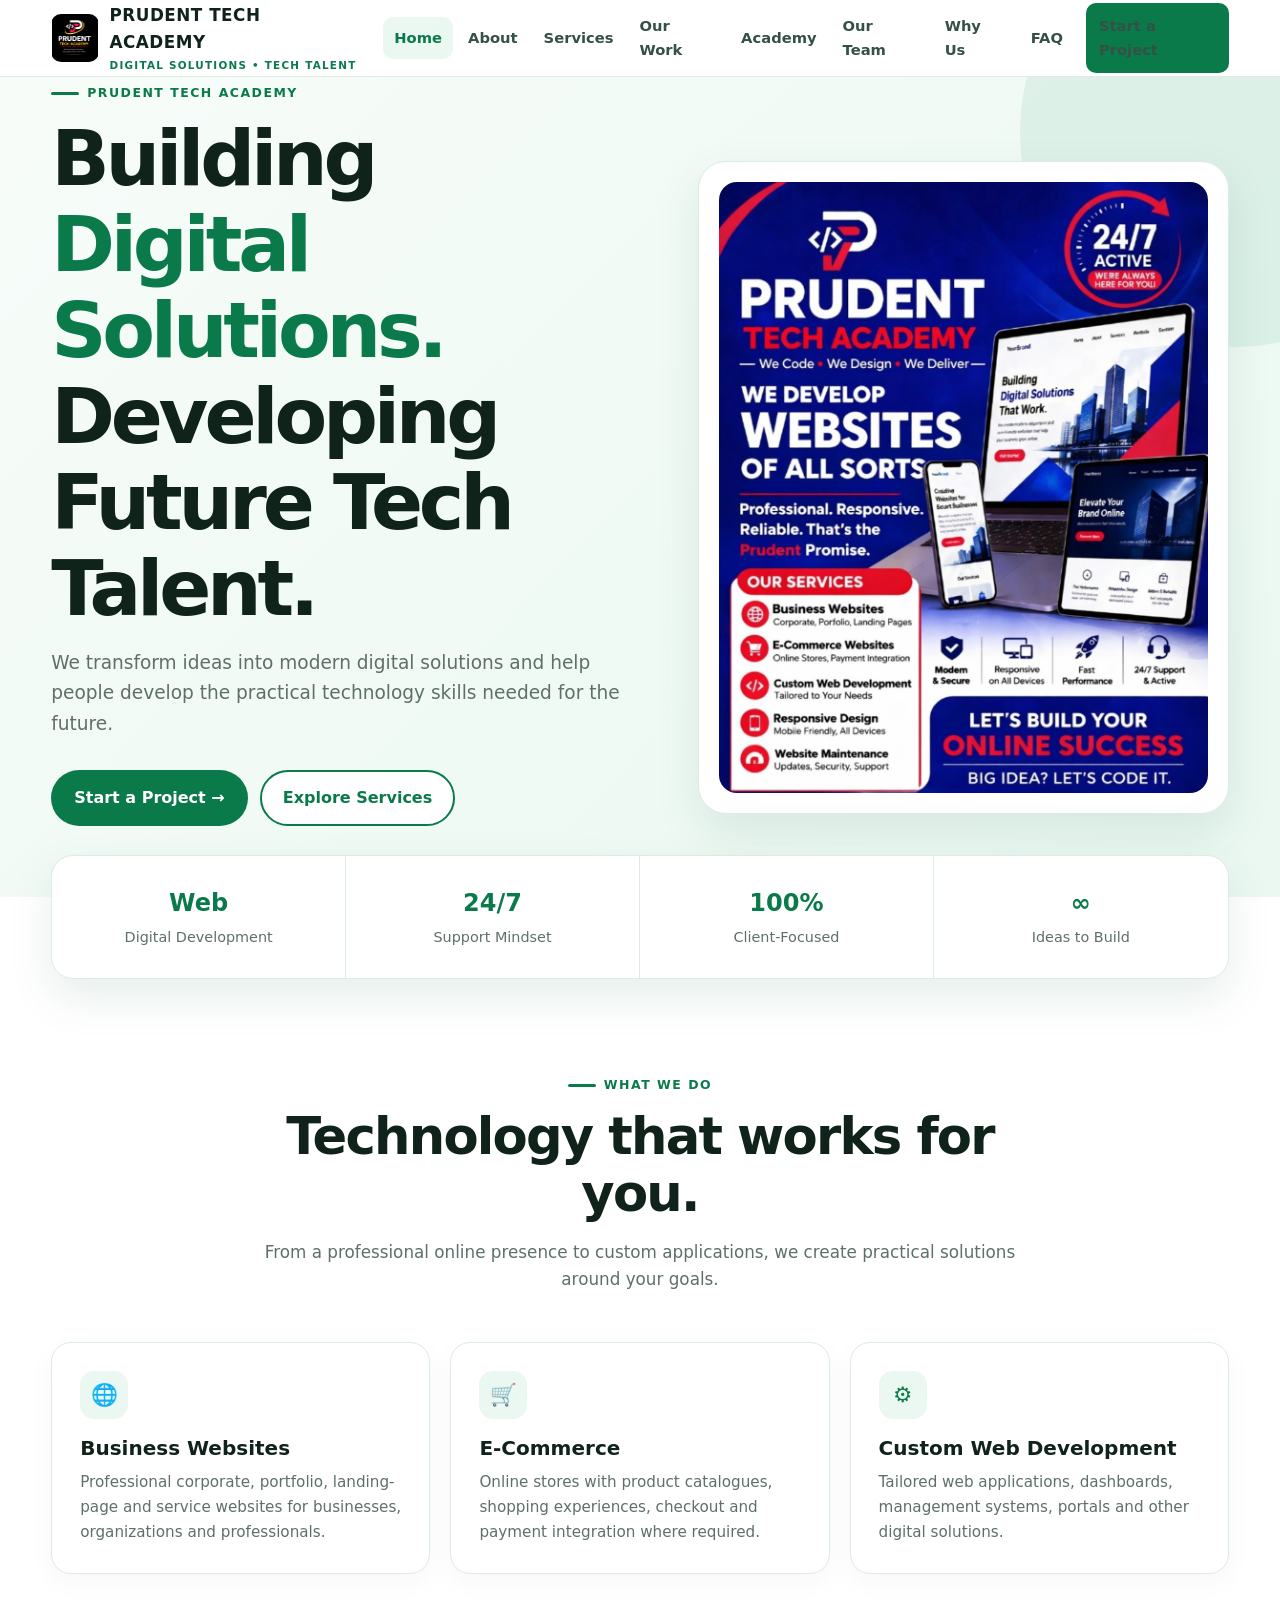
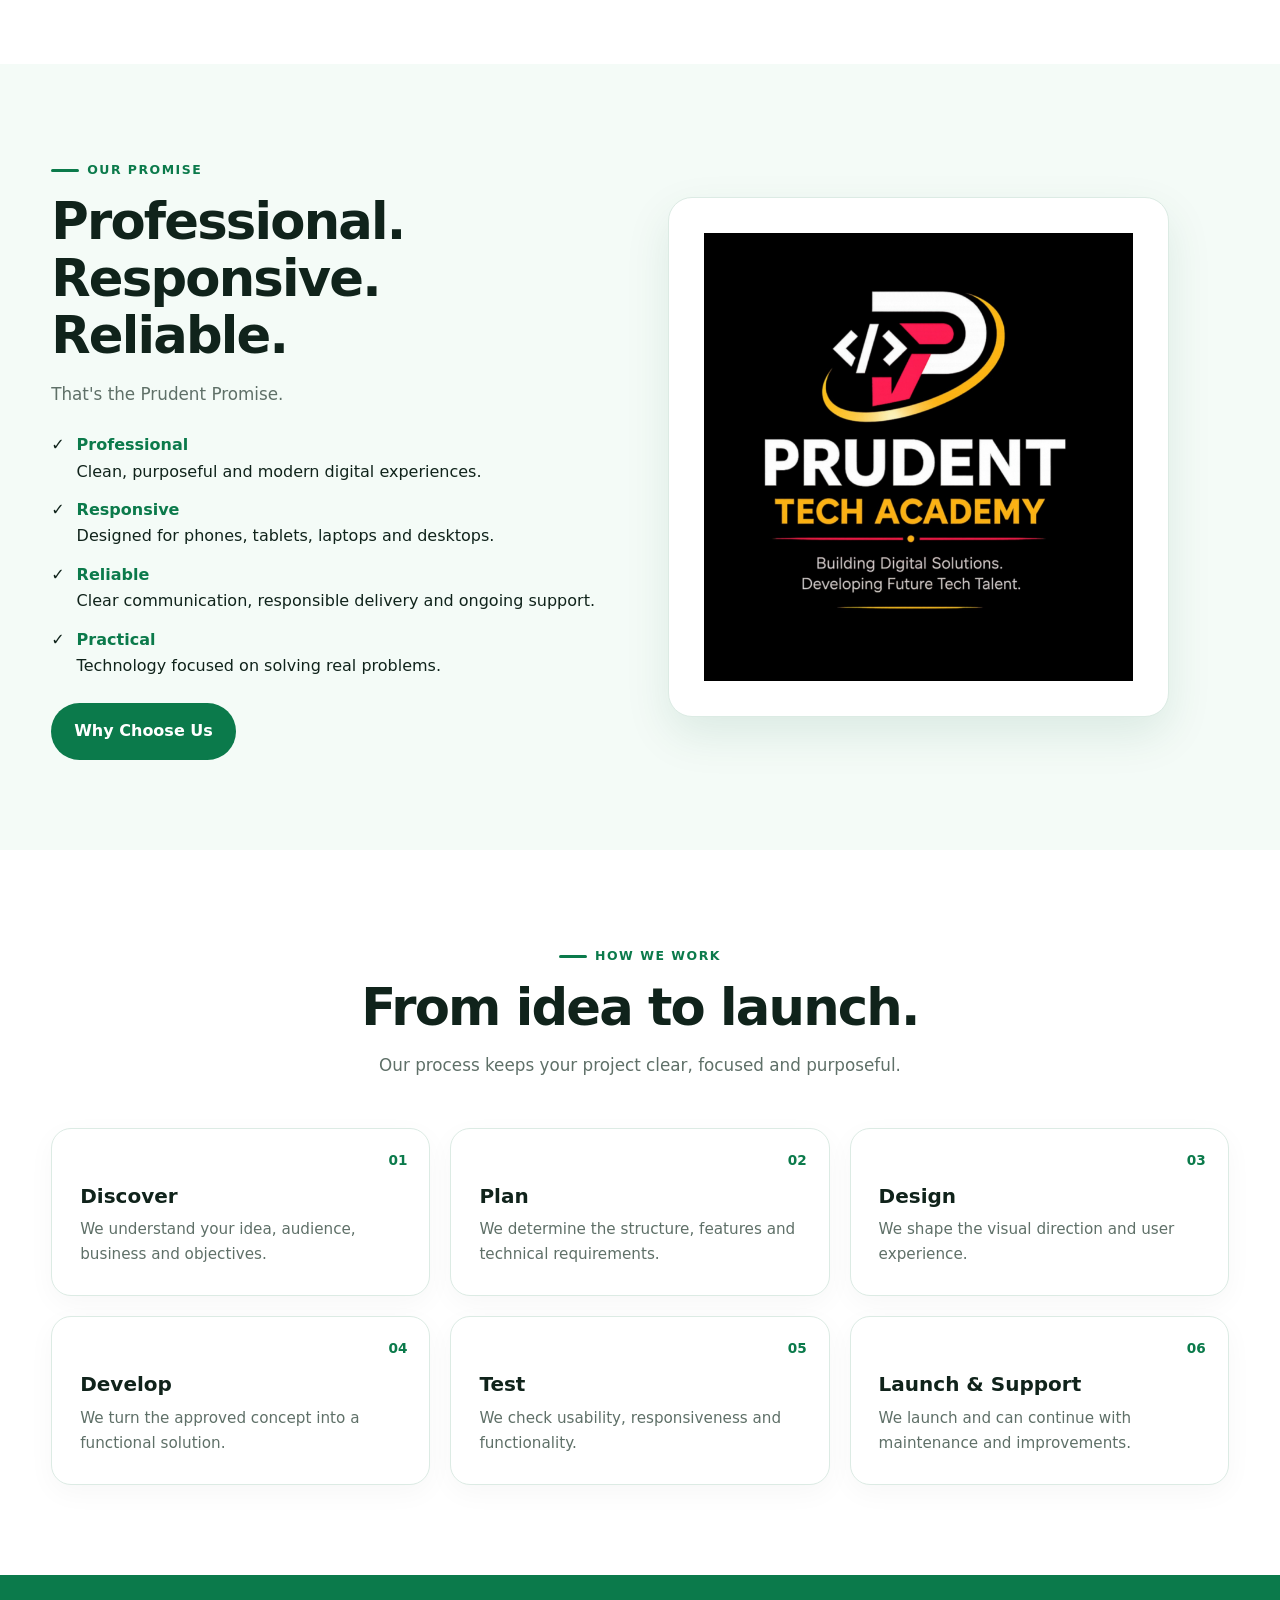
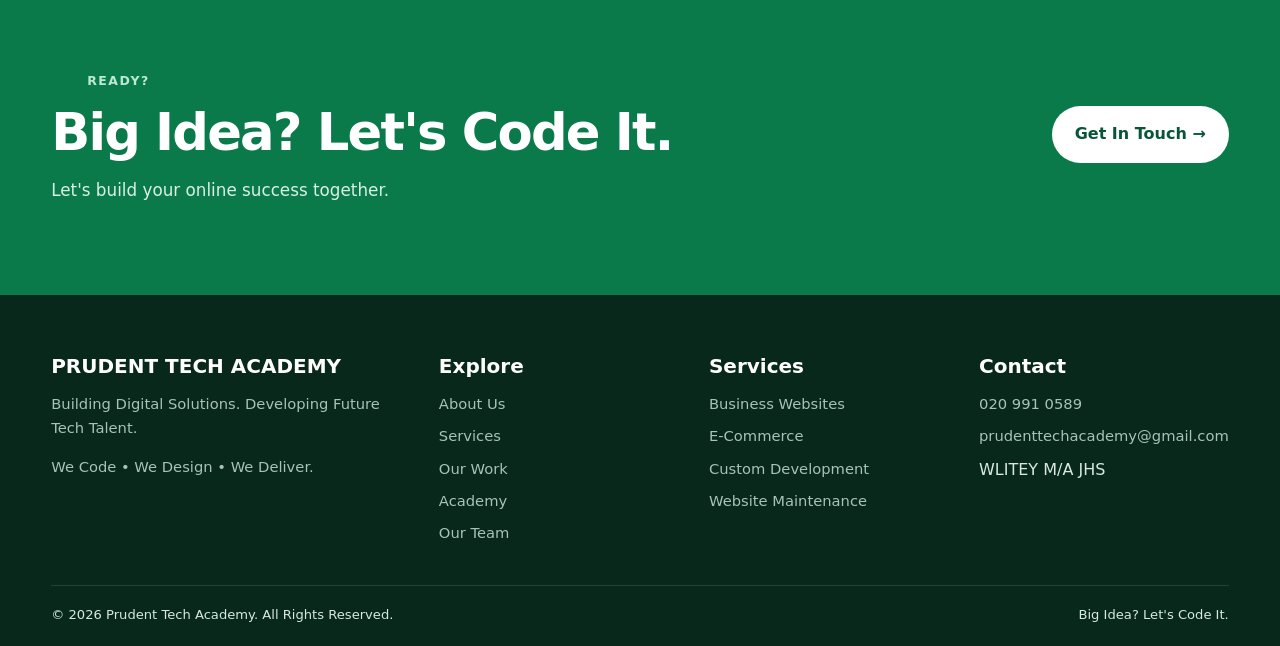
<file: index.html>
<!doctype html>
<html lang="en">
<head>
<meta charset="utf-8"><meta name="viewport" content="width=device-width,initial-scale=1">
<title>Home | Prudent Tech Academy</title>
<meta name="description" content="Prudent Tech Academy builds digital solutions and develops future technology talent.">
<link rel="stylesheet" href="style.css">
</head>
<body data-page="home">

<header>
 <div class="container nav">
  <a class="brand" href="index.html">
   <img src="assets/logo.png" alt="Prudent Tech Academy logo">
   <div class="brand-text"><span class="brand-name">PRUDENT TECH ACADEMY</span><span class="brand-tag">DIGITAL SOLUTIONS • TECH TALENT</span></div>
  </a>
  <button class="menu-btn" aria-label="Open navigation">☰</button>
  <nav class="nav-links">
   <a data-page="home" href="index.html">Home</a>
   <a data-page="about" href="about.html">About</a>
   <a data-page="services" href="services.html">Services</a>
   <a data-page="work" href="work.html">Our Work</a>
   <a data-page="academy" href="academy.html">Academy</a>
   <a data-page="team" href="team.html">Our Team</a>
   <a data-page="why" href="why-us.html">Why Us</a>
   <a data-page="faq" href="faq.html">FAQ</a>
   <a data-page="contact" class="btn btn-primary nav-cta" href="contact.html">Start a Project</a>
  </nav>
 </div>
</header>


<main>
<section class="hero">
 <div class="container hero-grid">
  <div class="hero-copy reveal">
   <div class="eyebrow">Prudent Tech Academy</div>
   <h1>Building <span>Digital Solutions.</span><br>Developing Future Tech Talent.</h1>
   <p class="lead">We transform ideas into modern digital solutions and help people develop the practical technology skills needed for the future.</p>
   <div class="hero-actions"><a class="btn btn-primary" href="contact.html">Start a Project →</a><a class="btn btn-outline" href="services.html">Explore Services</a></div>
   <div class="hero-points"><span>✓ Modern</span><span>✓ Responsive</span><span>✓ Reliable</span><span>✓ Support</span></div>
  </div>
  <div class="hero-card reveal"><img src="assets/flyer.jpg" alt="Prudent Tech Academy services flyer"></div>
 </div>
</section>
<section class="stats"><div class="container stats-grid">
 <div class="stat"><strong>Web</strong><span>Digital Development</span></div><div class="stat"><strong>24/7</strong><span>Support Mindset</span></div><div class="stat"><strong>100%</strong><span>Client-Focused</span></div><div class="stat"><strong>∞</strong><span>Ideas to Build</span></div>
</div></section>
<section class="section">
 <div class="container"><div class="section-head reveal"><div class="eyebrow">What We Do</div><h2>Technology that works for you.</h2><p>From a professional online presence to custom applications, we create practical solutions around your goals.</p></div>
 <div class="cards">
  <article class="card reveal"><div class="icon">🌐</div><h3>Business Websites</h3><p>Professional corporate, portfolio, landing-page and service websites for businesses, organizations and professionals.</p></article>
  <article class="card reveal"><div class="icon">🛒</div><h3>E-Commerce</h3><p>Online stores with product catalogues, shopping experiences, checkout and payment integration where required.</p></article>
  <article class="card reveal"><div class="icon">⚙️</div><h3>Custom Web Development</h3><p>Tailored web applications, dashboards, management systems, portals and other digital solutions.</p></article>
 </div></div>
</section>
<section class="section feature">
 <div class="container split">
  <div class="reveal"><div class="eyebrow">Our Promise</div><h2>Professional. Responsive. Reliable.</h2><p class="lead">That's the Prudent Promise.</p>
   <div class="checks"><div class="check">✓ <div><b>Professional</b><br>Clean, purposeful and modern digital experiences.</div></div><div class="check">✓ <div><b>Responsive</b><br>Designed for phones, tablets, laptops and desktops.</div></div><div class="check">✓ <div><b>Reliable</b><br>Clear communication, responsible delivery and ongoing support.</div></div><div class="check">✓ <div><b>Practical</b><br>Technology focused on solving real problems.</div></div></div>
   <a class="btn btn-primary" href="why-us.html">Why Choose Us</a>
  </div>
  <img class="reveal" src="assets/logo.png" alt="Prudent Tech Academy logo" style="max-height:520px;object-fit:contain;background:#fff;padding:35px">
 </div>
</section>
<section class="section">
 <div class="container"><div class="section-head reveal"><div class="eyebrow">How We Work</div><h2>From idea to launch.</h2><p>Our process keeps your project clear, focused and purposeful.</p></div>
 <div class="cards process"><article class="card reveal"><h3>Discover</h3><p>We understand your idea, audience, business and objectives.</p></article><article class="card reveal"><h3>Plan</h3><p>We determine the structure, features and technical requirements.</p></article><article class="card reveal"><h3>Design</h3><p>We shape the visual direction and user experience.</p></article><article class="card reveal"><h3>Develop</h3><p>We turn the approved concept into a functional solution.</p></article><article class="card reveal"><h3>Test</h3><p>We check usability, responsiveness and functionality.</p></article><article class="card reveal"><h3>Launch & Support</h3><p>We launch and can continue with maintenance and improvements.</p></article></div></div>
</section>
<section class="band section"><div class="container band-inner"><div><div class="eyebrow" style="color:#bce8d4">Ready?</div><h2>Big Idea? Let's Code It.</h2><p class="lead">Let's build your online success together.</p></div><a class="btn btn-light" href="contact.html">Get In Touch →</a></div></section>
</main>


<footer>
 <div class="container">
  <div class="footer-grid">
   <div>
    <h3>PRUDENT TECH ACADEMY</h3>
    <p>Building Digital Solutions. Developing Future Tech Talent.</p>
    <p style="margin-top:14px">We Code • We Design • We Deliver.</p>
   </div>

   <div>
    <h3>Explore</h3>
    <div class="footer-links">
        <a href="about.html">About Us</a>
        <a href="services.html">Services</a>
        <a href="work.html">Our Work</a>
        <a href="academy.html">Academy</a>
        <a href="team.html">Our Team</a>
    </div>
   </div>
   <div><h3>Services</h3><div class="footer-links"><a href="services.html">Business Websites</a><a href="services.html#ecommerce">E-Commerce</a><a href="services.html#custom">Custom Development</a><a href="services.html#maintenance">Website Maintenance</a></div></div>
   <div><h3>Contact</h3><div class="footer-links"><a href="tel:0209910589">020 991 0589</a><a href="mailto:prudenttechacademy@gmail.com">prudenttechacademy@gmail.com</a><span>WLITEY M/A JHS</span></div></div>
  </div>
  <div class="footer-bottom"><span>© <span class="year"></span> Prudent Tech Academy. All Rights Reserved.</span><span>Big Idea? Let's Code It.</span></div>
 </div>
</footer>

<script src="script.js"></script>
</body></html>
</file>
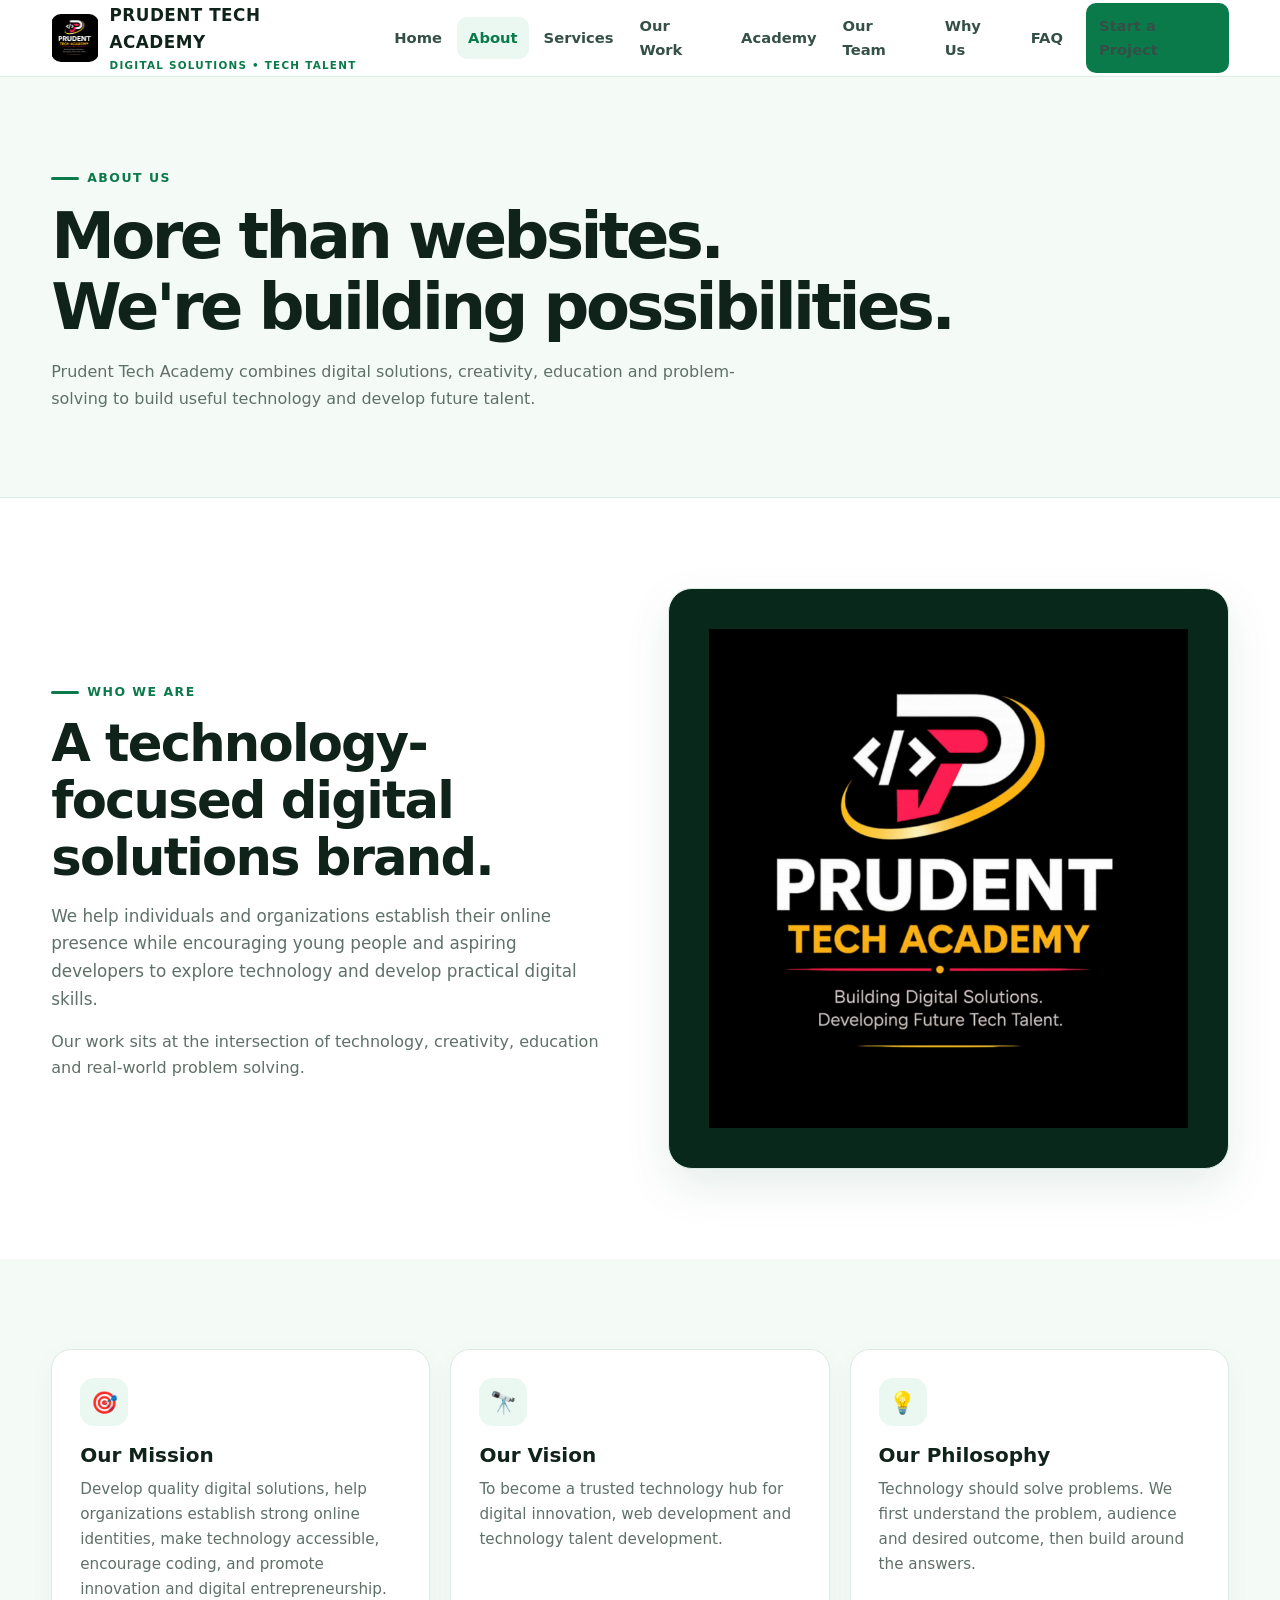
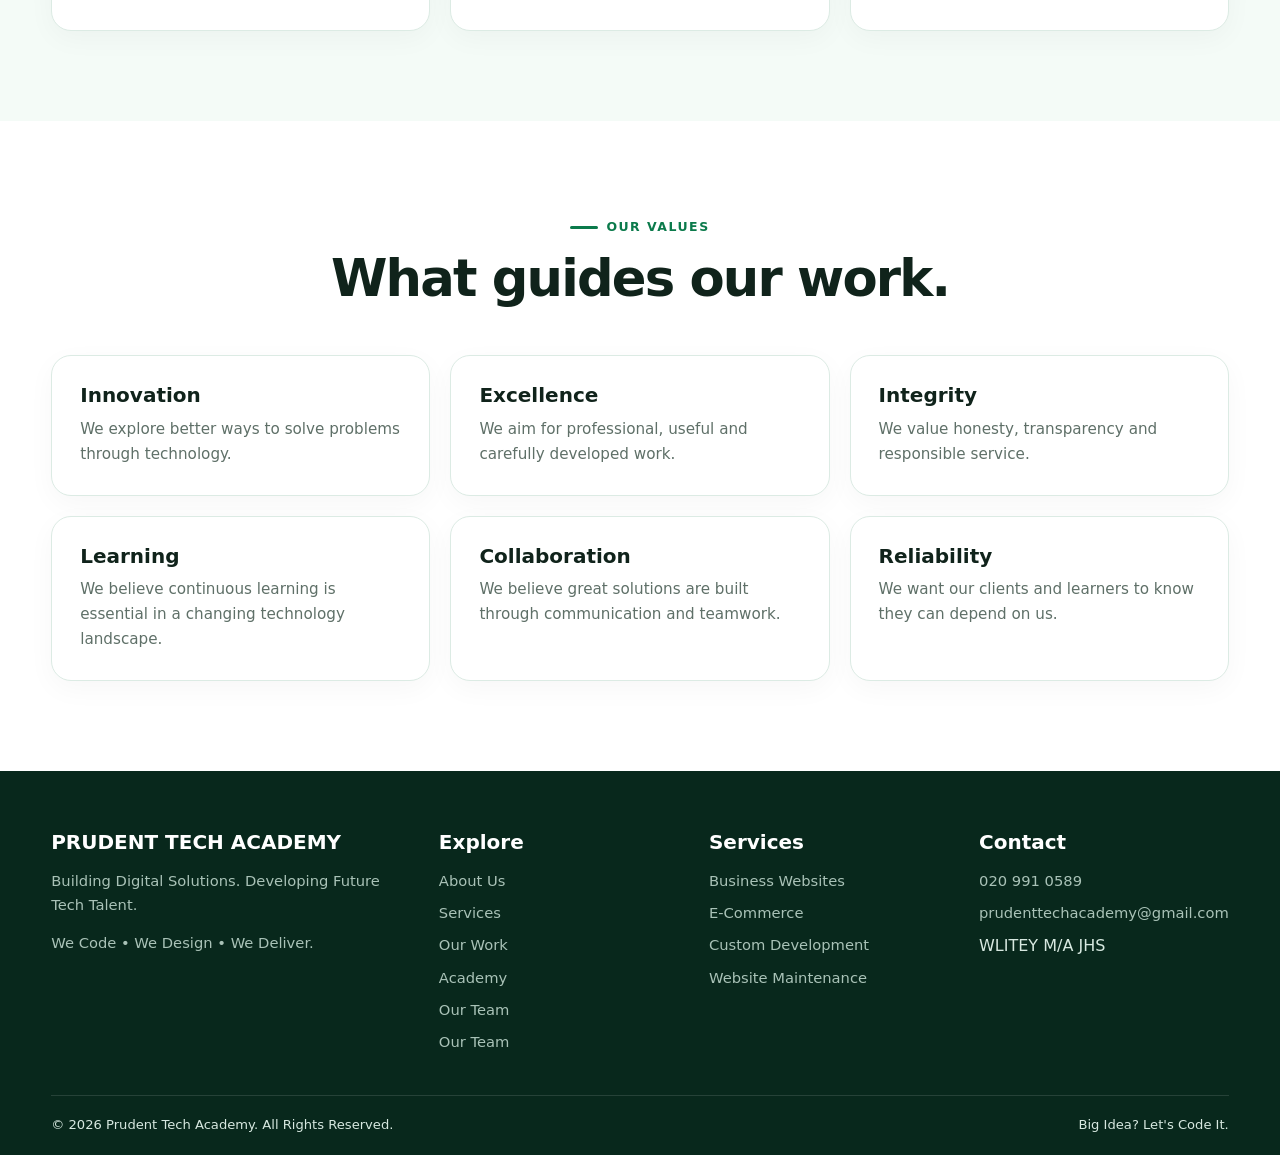
<file: about.html>
<!doctype html>
<html lang="en">
<head>
<meta charset="utf-8"><meta name="viewport" content="width=device-width,initial-scale=1">
<title>About Us | Prudent Tech Academy</title>
<meta name="description" content="Learn about Prudent Tech Academy, our mission, vision, values and technology philosophy.">
<link rel="stylesheet" href="style.css">
</head>
<body data-page="about">

<header>
 <div class="container nav">
  <a class="brand" href="index.html">
   <img src="assets/logo.png" alt="Prudent Tech Academy logo">
   <div class="brand-text"><span class="brand-name">PRUDENT TECH ACADEMY</span><span class="brand-tag">DIGITAL SOLUTIONS • TECH TALENT</span></div>
  </a>
  <button class="menu-btn" aria-label="Open navigation">☰</button>
  <nav class="nav-links">
   <a data-page="home" href="index.html">Home</a>
   <a data-page="about" href="about.html">About</a>
   <a data-page="services" href="services.html">Services</a>
   <a data-page="work" href="work.html">Our Work</a>
   <a data-page="academy" href="academy.html">Academy</a>
    <a data-page="team" href="team.html">Our Team</a>
   <a data-page="why" href="why-us.html">Why Us</a>
   <a data-page="faq" href="faq.html">FAQ</a>
   <a data-page="contact" class="btn btn-primary nav-cta" href="contact.html">Start a Project</a>
  </nav>
 </div>
</header>


<main>
<section class="page-hero"><div class="container"><div class="eyebrow">About Us</div><h1>More than websites.<br>We're building possibilities.</h1><p>Prudent Tech Academy combines digital solutions, creativity, education and problem-solving to build useful technology and develop future talent.</p></div></section>
<section class="section"><div class="container split"><div class="reveal"><div class="eyebrow">Who We Are</div><h2>A technology-focused digital solutions brand.</h2><p class="lead">We help individuals and organizations establish their online presence while encouraging young people and aspiring developers to explore technology and develop practical digital skills.</p><p style="margin-top:15px;color:var(--muted)">Our work sits at the intersection of technology, creativity, education and real-world problem solving.</p></div><img class="reveal" src="assets/logo.png" alt="Prudent Tech Academy logo" style="background:#08281c;padding:40px"></div></section>
<section class="section feature"><div class="container"><div class="cards"><article class="card reveal"><div class="icon">🎯</div><h3>Our Mission</h3><p>Develop quality digital solutions, help organizations establish strong online identities, make technology accessible, encourage coding, and promote innovation and digital entrepreneurship.</p></article><article class="card reveal"><div class="icon">🔭</div><h3>Our Vision</h3><p>To become a trusted technology hub for digital innovation, web development and technology talent development.</p></article><article class="card reveal"><div class="icon">💡</div><h3>Our Philosophy</h3><p>Technology should solve problems. We first understand the problem, audience and desired outcome, then build around the answers.</p></article></div></div></section>
<section class="section"><div class="container"><div class="section-head"><div class="eyebrow">Our Values</div><h2>What guides our work.</h2></div><div class="cards"><article class="card reveal"><h3>Innovation</h3><p>We explore better ways to solve problems through technology.</p></article><article class="card reveal"><h3>Excellence</h3><p>We aim for professional, useful and carefully developed work.</p></article><article class="card reveal"><h3>Integrity</h3><p>We value honesty, transparency and responsible service.</p></article><article class="card reveal"><h3>Learning</h3><p>We believe continuous learning is essential in a changing technology landscape.</p></article><article class="card reveal"><h3>Collaboration</h3><p>We believe great solutions are built through communication and teamwork.</p></article><article class="card reveal"><h3>Reliability</h3><p>We want our clients and learners to know they can depend on us.</p></article></div></div></section>
</main>


<footer>
 <div class="container">
  <div class="footer-grid">
   <div>
    <h3>PRUDENT TECH ACADEMY</h3>
    <p>Building Digital Solutions. Developing Future Tech Talent.</p>
    <p style="margin-top:14px">We Code • We Design • We Deliver.</p>
   </div>

   <div>
    <h3>Explore</h3>
    <div class="footer-links">
        <a href="about.html">About Us</a>
        <a href="services.html">Services</a>
        <a href="work.html">Our Work</a>
        <a href="academy.html">Academy</a>
        <a href="team.html">Our Team</a>
         <a href="team.html">Our Team</a>
    </div>
   </div>
   <div><h3>Services</h3><div class="footer-links"><a href="services.html">Business Websites</a><a href="services.html#ecommerce">E-Commerce</a><a href="services.html#custom">Custom Development</a><a href="services.html#maintenance">Website Maintenance</a></div></div>
   <div><h3>Contact</h3><div class="footer-links"><a href="tel:0209910589">020 991 0589</a><a href="mailto:prudenttechacademy@gmail.com">prudenttechacademy@gmail.com</a><span>WLITEY M/A JHS</span></div></div>
  </div>
  <div class="footer-bottom"><span>© <span class="year"></span> Prudent Tech Academy. All Rights Reserved.</span><span>Big Idea? Let's Code It.</span></div>
 </div>
</footer>

<script src="script.js"></script>
</body></html>
</file>
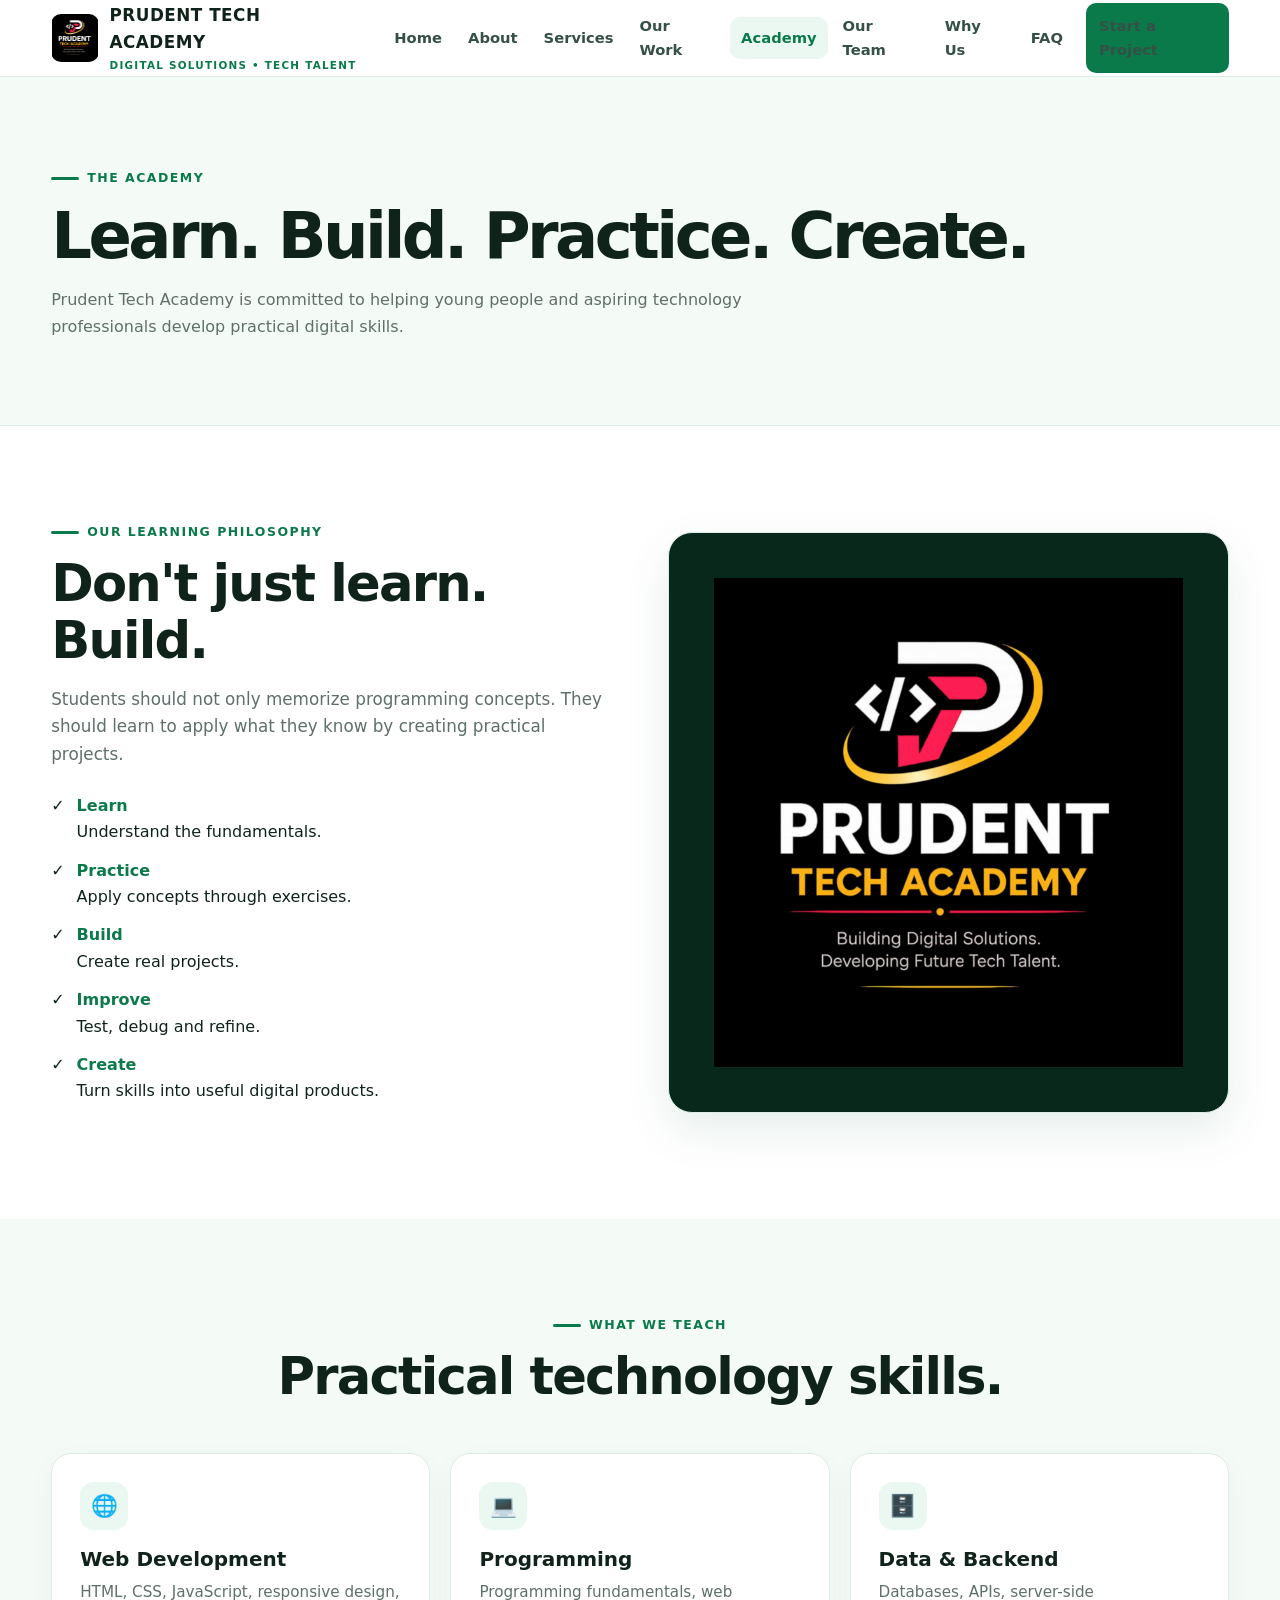
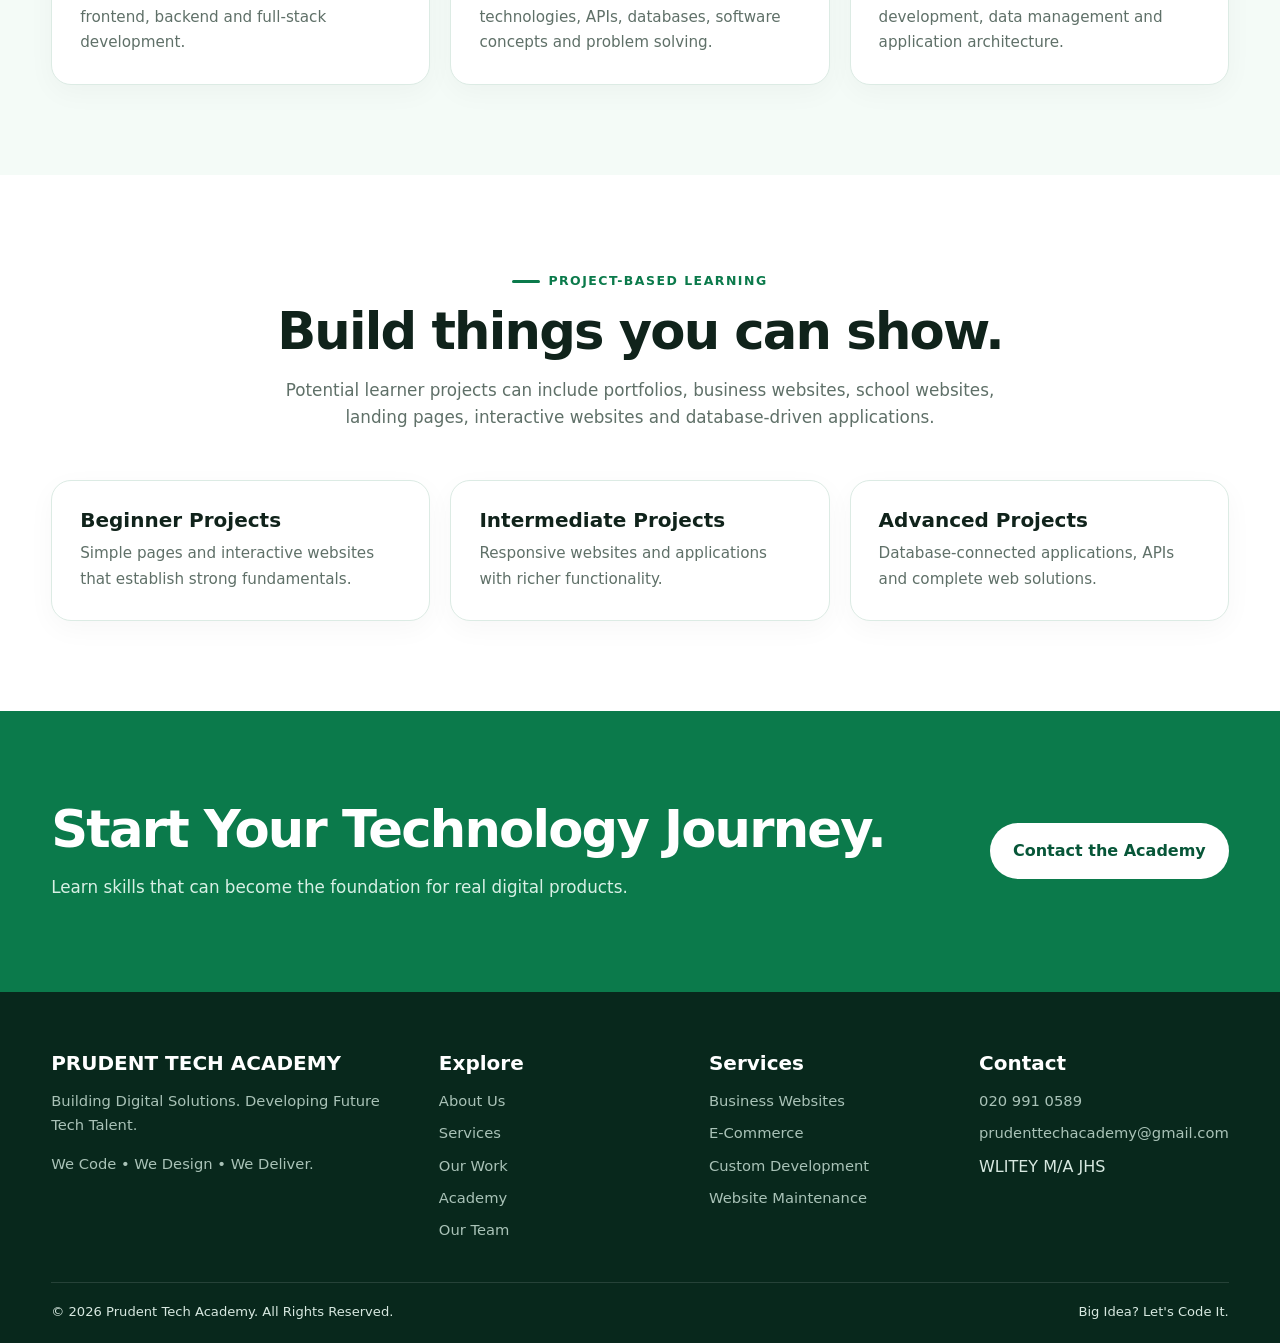
<file: academy.html>
<!doctype html>
<html lang="en">
<head>
<meta charset="utf-8"><meta name="viewport" content="width=device-width,initial-scale=1">
<title>Academy | Prudent Tech Academy</title>
<meta name="description" content="Learn about Prudent Tech Academy's practical technology and coding development focus.">
<link rel="stylesheet" href="style.css">
</head>
<body data-page="academy">

<header>
 <div class="container nav">
  <a class="brand" href="index.html">
   <img src="assets/logo.png" alt="Prudent Tech Academy logo">
   <div class="brand-text"><span class="brand-name">PRUDENT TECH ACADEMY</span><span class="brand-tag">DIGITAL SOLUTIONS • TECH TALENT</span></div>
  </a>
  <button class="menu-btn" aria-label="Open navigation">☰</button>
  <nav class="nav-links">
   <a data-page="home" href="index.html">Home</a>
   <a data-page="about" href="about.html">About</a>
   <a data-page="services" href="services.html">Services</a>
   <a data-page="work" href="work.html">Our Work</a>
   <a data-page="academy" href="academy.html">Academy</a>
    <a data-page="team" href="team.html">Our Team</a>
   <a data-page="why" href="why-us.html">Why Us</a>
   <a data-page="faq" href="faq.html">FAQ</a>
   <a data-page="contact" class="btn btn-primary nav-cta" href="contact.html">Start a Project</a>
  </nav>
 </div>
</header>


<main>
<section class="page-hero"><div class="container"><div class="eyebrow">The Academy</div><h1>Learn. Build. Practice. Create.</h1><p>Prudent Tech Academy is committed to helping young people and aspiring technology professionals develop practical digital skills.</p></div></section>
<section class="section"><div class="container split"><div class="reveal"><div class="eyebrow">Our Learning Philosophy</div><h2>Don't just learn. Build.</h2><p class="lead">Students should not only memorize programming concepts. They should learn to apply what they know by creating practical projects.</p><div class="checks"><div class="check">✓ <div><b>Learn</b><br>Understand the fundamentals.</div></div><div class="check">✓ <div><b>Practice</b><br>Apply concepts through exercises.</div></div><div class="check">✓ <div><b>Build</b><br>Create real projects.</div></div><div class="check">✓ <div><b>Improve</b><br>Test, debug and refine.</div></div><div class="check">✓ <div><b>Create</b><br>Turn skills into useful digital products.</div></div></div></div><img class="reveal" src="assets/logo.png" alt="Prudent Tech Academy logo" style="background:#08281c;padding:45px"></div></section>
<section class="section feature"><div class="container"><div class="section-head"><div class="eyebrow">What We Teach</div><h2>Practical technology skills.</h2></div><div class="cards"><article class="card reveal"><div class="icon">🌐</div><h3>Web Development</h3><p>HTML, CSS, JavaScript, responsive design, frontend, backend and full-stack development.</p></article><article class="card reveal"><div class="icon">💻</div><h3>Programming</h3><p>Programming fundamentals, web technologies, APIs, databases, software concepts and problem solving.</p></article><article class="card reveal"><div class="icon">🗄️</div><h3>Data & Backend</h3><p>Databases, APIs, server-side development, data management and application architecture.</p></article></div></div></section>
<section class="section"><div class="container"><div class="section-head"><div class="eyebrow">Project-Based Learning</div><h2>Build things you can show.</h2><p>Potential learner projects can include portfolios, business websites, school websites, landing pages, interactive websites and database-driven applications.</p></div><div class="cards"><article class="card reveal"><h3>Beginner Projects</h3><p>Simple pages and interactive websites that establish strong fundamentals.</p></article><article class="card reveal"><h3>Intermediate Projects</h3><p>Responsive websites and applications with richer functionality.</p></article><article class="card reveal"><h3>Advanced Projects</h3><p>Database-connected applications, APIs and complete web solutions.</p></article></div></div></section>
<section class="band section"><div class="container band-inner"><div><h2>Start Your Technology Journey.</h2><p class="lead">Learn skills that can become the foundation for real digital products.</p></div><a class="btn btn-light" href="contact.html">Contact the Academy</a></div></section>
</main>


<footer>
 <div class="container">
  <div class="footer-grid">
   <div>
    <h3>PRUDENT TECH ACADEMY</h3>
    <p>Building Digital Solutions. Developing Future Tech Talent.</p>
    <p style="margin-top:14px">We Code • We Design • We Deliver.</p>
   </div>

   <div>
    <h3>Explore</h3>
    <div class="footer-links">
        <a href="about.html">About Us</a>
        <a href="services.html">Services</a>
        <a href="work.html">Our Work</a>
        <a href="academy.html">Academy</a>
        <a href="team.html">Our Team</a>
    </div>
   </div>
   <div><h3>Services</h3><div class="footer-links"><a href="services.html">Business Websites</a><a href="services.html#ecommerce">E-Commerce</a><a href="services.html#custom">Custom Development</a><a href="services.html#maintenance">Website Maintenance</a></div></div>
   <div><h3>Contact</h3><div class="footer-links"><a href="tel:0209910589">020 991 0589</a><a href="mailto:prudenttechacademy@gmail.com">prudenttechacademy@gmail.com</a><span>WLITEY M/A JHS</span></div></div>
  </div>
  <div class="footer-bottom"><span>© <span class="year"></span> Prudent Tech Academy. All Rights Reserved.</span><span>Big Idea? Let's Code It.</span></div>
 </div>
</footer>

<script src="script.js"></script>
</body></html>
</file>
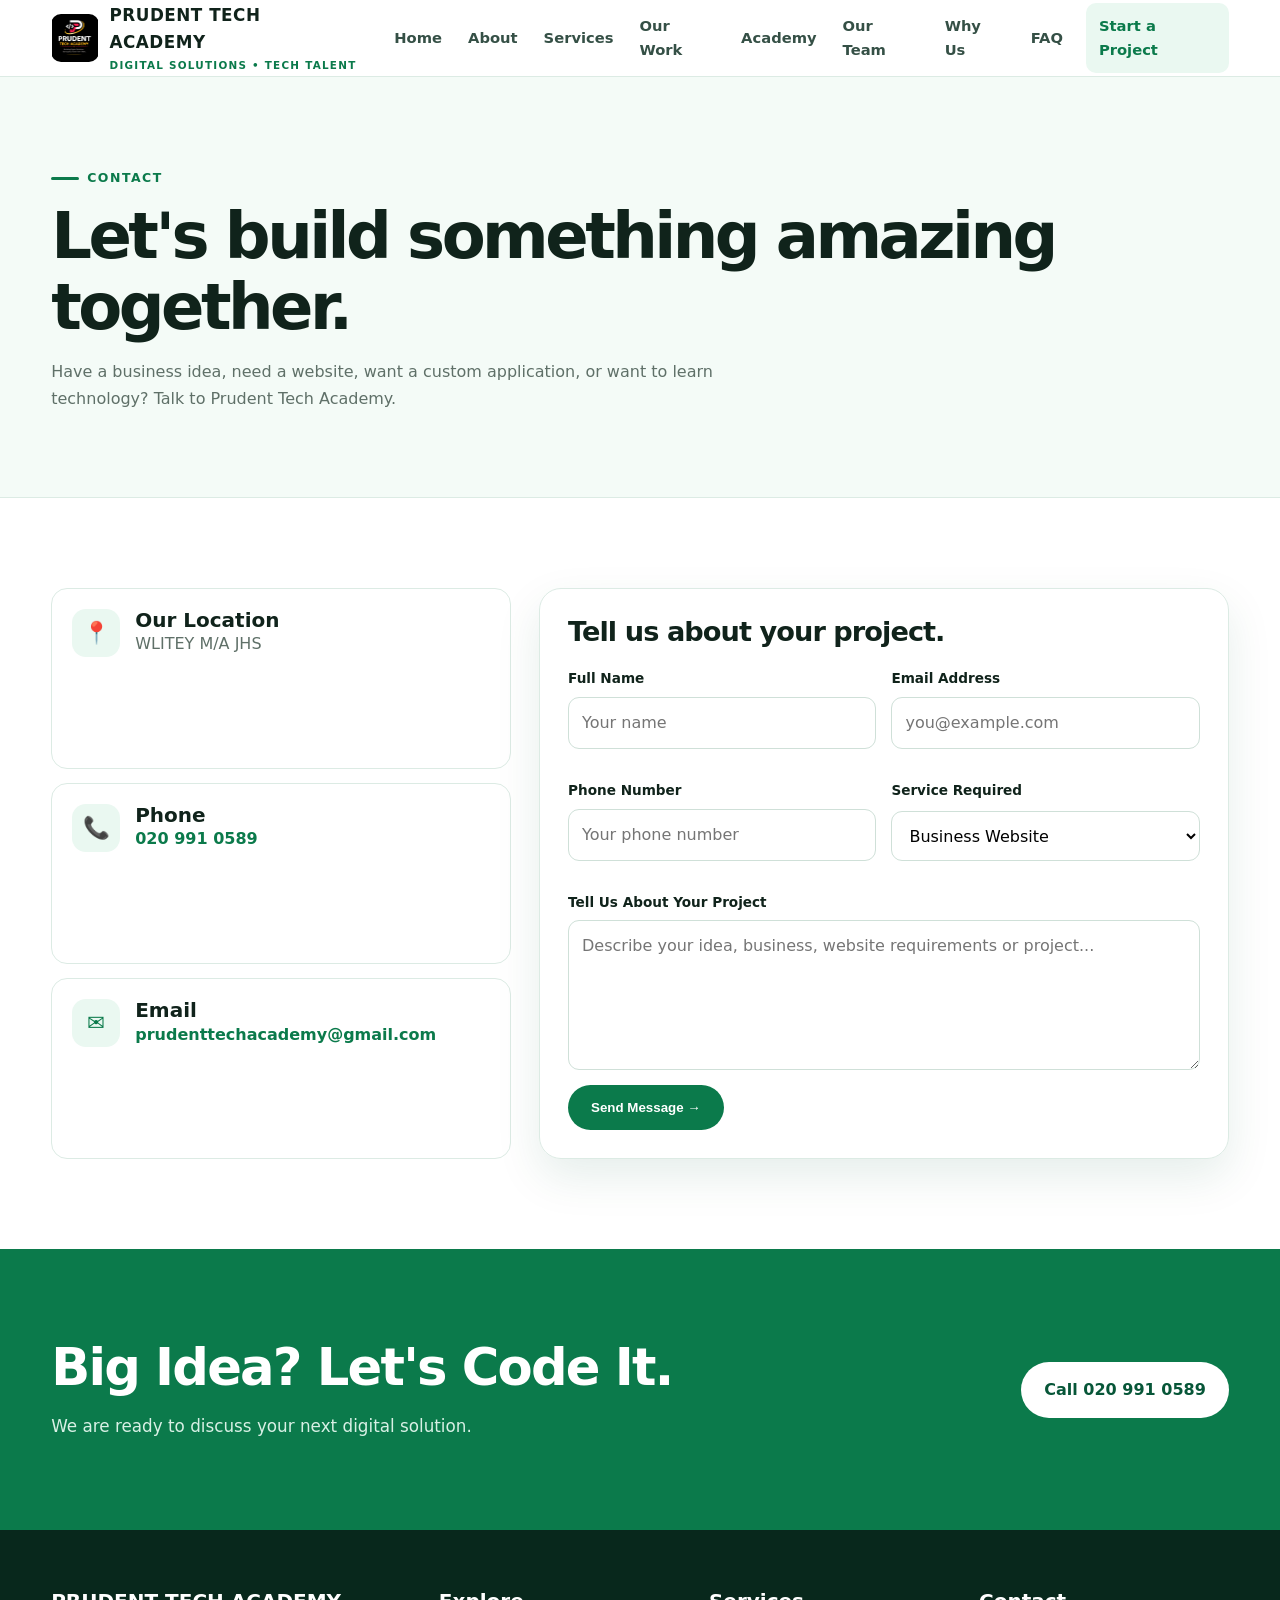
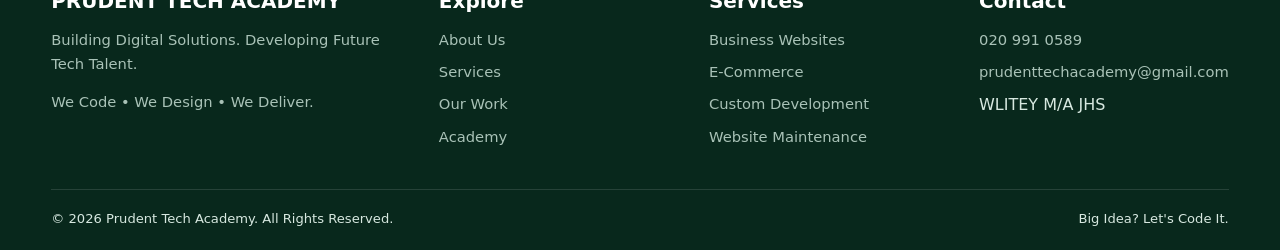
<file: contact.html>
<!doctype html>
<html lang="en">
<head>
<meta charset="utf-8"><meta name="viewport" content="width=device-width,initial-scale=1">
<title>Contact | Prudent Tech Academy</title>
<meta name="description" content="Contact Prudent Tech Academy for websites, digital solutions, custom applications and technology training.">
<link rel="stylesheet" href="style.css">
</head>
<body data-page="contact">

<header>
 <div class="container nav">
  <a class="brand" href="index.html">
   <img src="assets/logo.png" alt="Prudent Tech Academy logo">
   <div class="brand-text"><span class="brand-name">PRUDENT TECH ACADEMY</span><span class="brand-tag">DIGITAL SOLUTIONS • TECH TALENT</span></div>
  </a>
  <button class="menu-btn" aria-label="Open navigation">☰</button>
  <nav class="nav-links">
   <a data-page="home" href="index.html">Home</a>
   <a data-page="about" href="about.html">About</a>
   <a data-page="services" href="services.html">Services</a>
   <a data-page="work" href="work.html">Our Work</a>
   <a data-page="academy" href="academy.html">Academy</a>
    <a data-page="team" href="team.html">Our Team</a>
   <a data-page="why" href="why-us.html">Why Us</a>
   <a data-page="faq" href="faq.html">FAQ</a>
   <a data-page="contact" class="btn btn-primary nav-cta" href="contact.html">Start a Project</a>
  </nav>
 </div>
</header>


<main>
<section class="page-hero"><div class="container"><div class="eyebrow">Contact</div><h1>Let's build something amazing together.</h1><p>Have a business idea, need a website, want a custom application, or want to learn technology? Talk to Prudent Tech Academy.</p></div></section>
<section class="section"><div class="container contact-grid">
<div class="contact-info">
 <div class="contact-box reveal"><div class="icon">📍</div><div><h3>Our Location</h3><p style="color:var(--muted)">WLITEY M/A JHS</p></div></div>
 <div class="contact-box reveal"><div class="icon">📞</div><div><h3>Phone</h3><p><a style="color:var(--green);font-weight:800" href="tel:0209910589">020 991 0589</a></p></div></div>
 <div class="contact-box reveal"><div class="icon">✉️</div><div><h3>Email</h3><p><a style="color:var(--green);font-weight:800" href="mailto:prudenttechacademy@gmail.com">prudenttechacademy@gmail.com</a></p></div></div>

</div>
<form id="contactForm" class="form reveal">
 <h2 style="font-size:1.7rem;margin-bottom:20px">Tell us about your project.</h2>
 <div class="form-grid">
  <div class="field"><label for="name">Full Name</label><input id="name" name="name" required placeholder="Your name"></div>
  <div class="field"><label for="email">Email Address</label><input id="email" name="email" type="email" required placeholder="you@example.com"></div>
  <div class="field"><label for="phone">Phone Number</label><input id="phone" name="phone" placeholder="Your phone number"></div>
  <div class="field"><label for="service">Service Required</label><select id="service" name="service"><option>Business Website</option><option>E-Commerce Website</option><option>Custom Web Development</option><option>Responsive Web Design</option><option>Website Maintenance</option><option>Web Application</option><option>API / Backend Development</option><option>Technology Training</option><option>Other</option></select></div>
  <div class="field full"><label for="message">Tell Us About Your Project</label><textarea id="message" name="message" required placeholder="Describe your idea, business, website requirements or project..."></textarea></div>
 </div>
 <button class="btn btn-primary" type="submit">Send Message →</button>
</form>
</div></section>
<section class="band section"><div class="container band-inner"><div><h2>Big Idea? Let's Code It.</h2><p class="lead">We are ready to discuss your next digital solution.</p></div><a class="btn btn-light" href="tel:0209910589">Call 020 991 0589</a></div></section>
</main>


<footer>
 <div class="container">
  <div class="footer-grid">
   <div>
    <h3>PRUDENT TECH ACADEMY</h3>
    <p>Building Digital Solutions. Developing Future Tech Talent.</p>
    <p style="margin-top:14px">We Code • We Design • We Deliver.</p>
   </div>
   <div><h3>Explore</h3><div class="footer-links"><a href="about.html">About Us</a><a href="services.html">Services</a><a href="work.html">Our Work</a><a href="academy.html">Academy</a></div></div>
   <div><h3>Services</h3><div class="footer-links"><a href="services.html">Business Websites</a><a href="services.html#ecommerce">E-Commerce</a><a href="services.html#custom">Custom Development</a><a href="services.html#maintenance">Website Maintenance</a></div></div>
   <div><h3>Contact</h3><div class="footer-links"><a href="tel:0209910589">020 991 0589</a><a href="mailto:prudenttechacademy@gmail.com">prudenttechacademy@gmail.com</a><span>WLITEY M/A JHS</span></div></div>
  </div>
  <div class="footer-bottom"><span>© <span class="year"></span> Prudent Tech Academy. All Rights Reserved.</span><span>Big Idea? Let's Code It.</span></div>
 </div>
</footer>

<script src="script.js"></script>
</body></html>
</file>
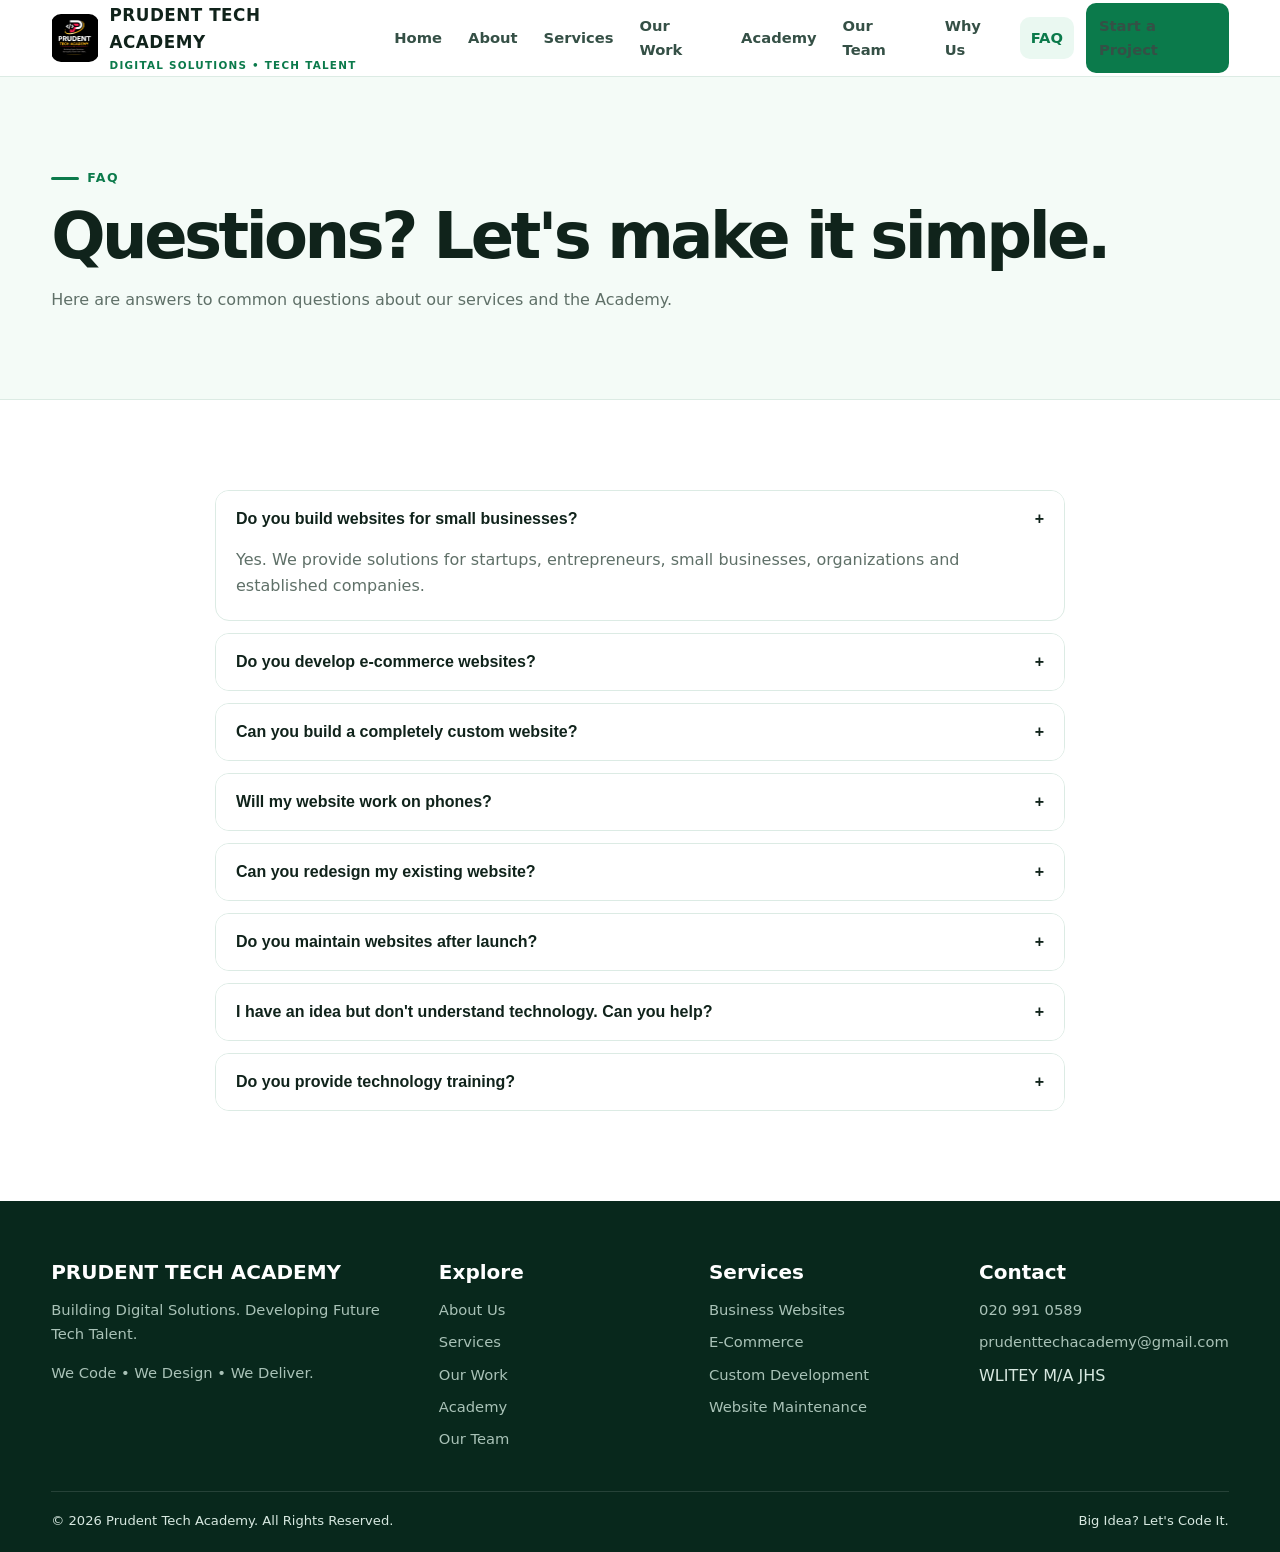
<file: faq.html>
<!doctype html>
<html lang="en">
<head>
<meta charset="utf-8"><meta name="viewport" content="width=device-width,initial-scale=1">
<title>FAQ | Prudent Tech Academy</title>
<meta name="description" content="Frequently asked questions about Prudent Tech Academy services and technology training.">
<link rel="stylesheet" href="style.css">
</head>
<body data-page="faq">

<header>
 <div class="container nav">
  <a class="brand" href="index.html">
   <img src="assets/logo.png" alt="Prudent Tech Academy logo">
   <div class="brand-text"><span class="brand-name">PRUDENT TECH ACADEMY</span><span class="brand-tag">DIGITAL SOLUTIONS • TECH TALENT</span></div>
  </a>
  <button class="menu-btn" aria-label="Open navigation">☰</button>
  <nav class="nav-links">
   <a data-page="home" href="index.html">Home</a>
   <a data-page="about" href="about.html">About</a>
   <a data-page="services" href="services.html">Services</a>
   <a data-page="work" href="work.html">Our Work</a>
   <a data-page="academy" href="academy.html">Academy</a>
    <a data-page="team" href="team.html">Our Team</a>
   <a data-page="why" href="why-us.html">Why Us</a>
   <a data-page="faq" href="faq.html">FAQ</a>
   <a data-page="contact" class="btn btn-primary nav-cta" href="contact.html">Start a Project</a>
  </nav>
 </div>
</header>


<main>
<section class="page-hero">
<div class="container">
    <div class="eyebrow">FAQ</div>
    <h1>Questions? Let's make it simple.</h1>
    <p>Here are answers to common questions about our services and the Academy.</p>
</div>
</section>

<section class="section">
    <div class="container faq">
<article class="faq-item open reveal">
    <button class="faq-question">Do you build websites for small businesses?<span>+</span></button>
    <div class="faq-answer">Yes. We provide solutions for startups, entrepreneurs, small businesses, organizations and established companies.</div>
</article>
<article class="faq-item reveal">
    <button class="faq-question">Do you develop e-commerce websites?<span>+</span></button>
    <div class="faq-answer">Yes. E-commerce projects can include product catalogues, shopping carts, checkout, order management and payment integration where required.</div>
</article>
<article class="faq-item reveal">
    <button class="faq-question">Can you build a completely custom website?<span>+</span></button>
    <div class="faq-answer">Yes. Custom development is available for projects requiring specialized features, workflows and integrations.</div>
</article>
<article class="faq-item reveal">
    <button class="faq-question">Will my website work on phones?<span>+</span></button>
    <div class="faq-answer">Yes. Responsive design is an important part of our development approach.</div>
</article>
<article class="faq-item reveal">
    <button class="faq-question">Can you redesign my existing website?<span>+</span></button>
    <div class="faq-answer">Yes. We can help modernize appearance, functionality, responsiveness, navigation, performance and user experience.</div>
</article>
<article class="faq-item reveal">
    <button class="faq-question">Do you maintain websites after launch?<span>+</span></button>
    <div class="faq-answer">Yes. Maintenance can include updates, troubleshooting, security improvements, performance optimization and feature changes.</div>
</article>
<article class="faq-item reveal">
    <button class="faq-question">I have an idea but don't understand technology. Can you help?<span>+</span></button>
    <div class="faq-answer">Absolutely. Explain what you want to accomplish in ordinary language. We can help translate the idea into a practical digital direction.</div>
</article>
<article class="faq-item reveal">
    <button class="faq-question">Do you provide technology training?<span>+</span></button>
    <div class="faq-answer">Yes. Prudent Tech Academy is also focused on developing practical technology and coding skills.</div>
</article>
</div></section>
</main>


<footer>
 <div class="container">
  <div class="footer-grid">
   <div>
    <h3>PRUDENT TECH ACADEMY</h3>
    <p>Building Digital Solutions. Developing Future Tech Talent.</p>
    <p style="margin-top:14px">We Code • We Design • We Deliver.</p>
   </div>

   <div
   ><h3>Explore</h3>
   <div class="footer-links">
    <a href="about.html">About Us</a>
    <a href="services.html">Services</a>
    <a href="work.html">Our Work</a>
    <a href="academy.html">Academy</a>
    <a href="team.html">Our Team</a>
   </div>
  </div>
   <div><h3>Services</h3><div class="footer-links"><a href="services.html">Business Websites</a><a href="services.html#ecommerce">E-Commerce</a><a href="services.html#custom">Custom Development</a><a href="services.html#maintenance">Website Maintenance</a></div></div>
   <div><h3>Contact</h3><div class="footer-links"><a href="tel:0209910589">020 991 0589</a><a href="mailto:prudenttechacademy@gmail.com">prudenttechacademy@gmail.com</a><span>WLITEY M/A JHS</span></div></div>
  </div>
  <div class="footer-bottom"><span>© <span class="year"></span> Prudent Tech Academy. All Rights Reserved.</span><span>Big Idea? Let's Code It.</span></div>
 </div>
</footer>

<script src="script.js"></script>
</body></html>
</file>
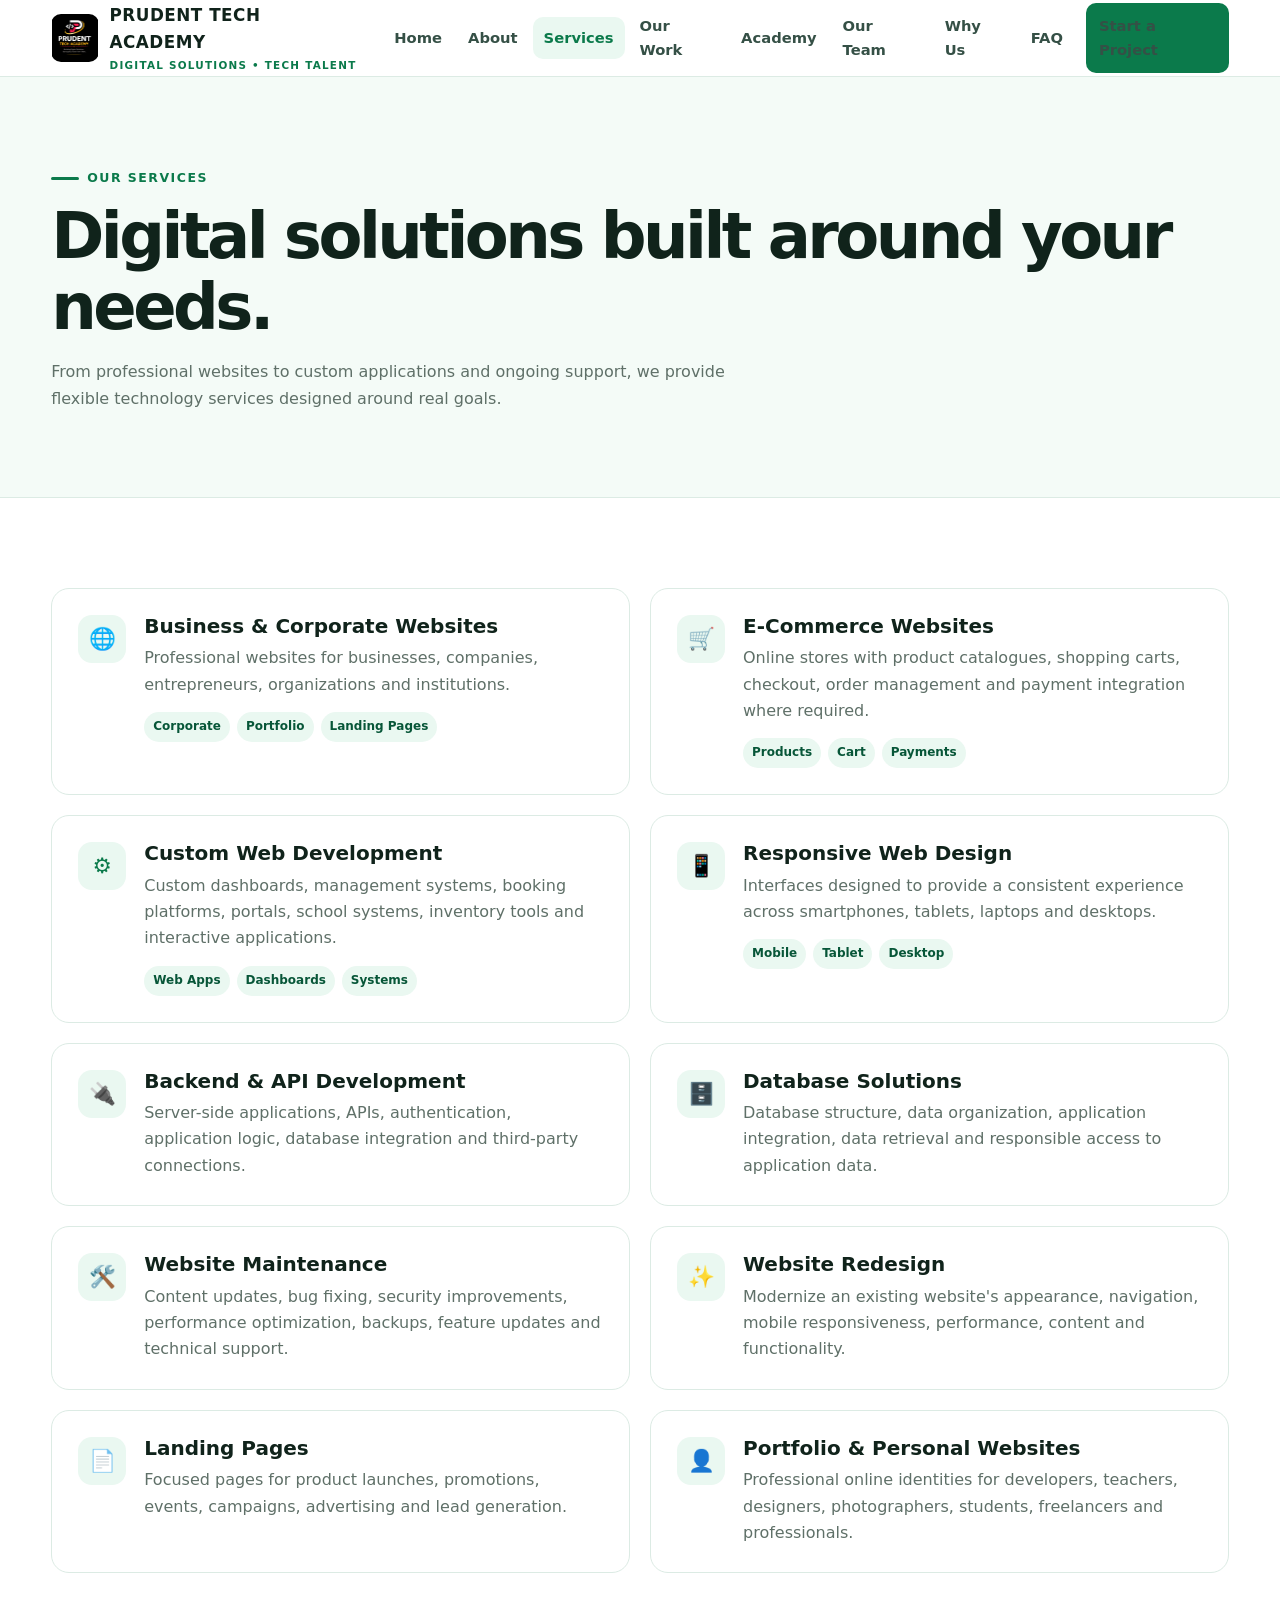
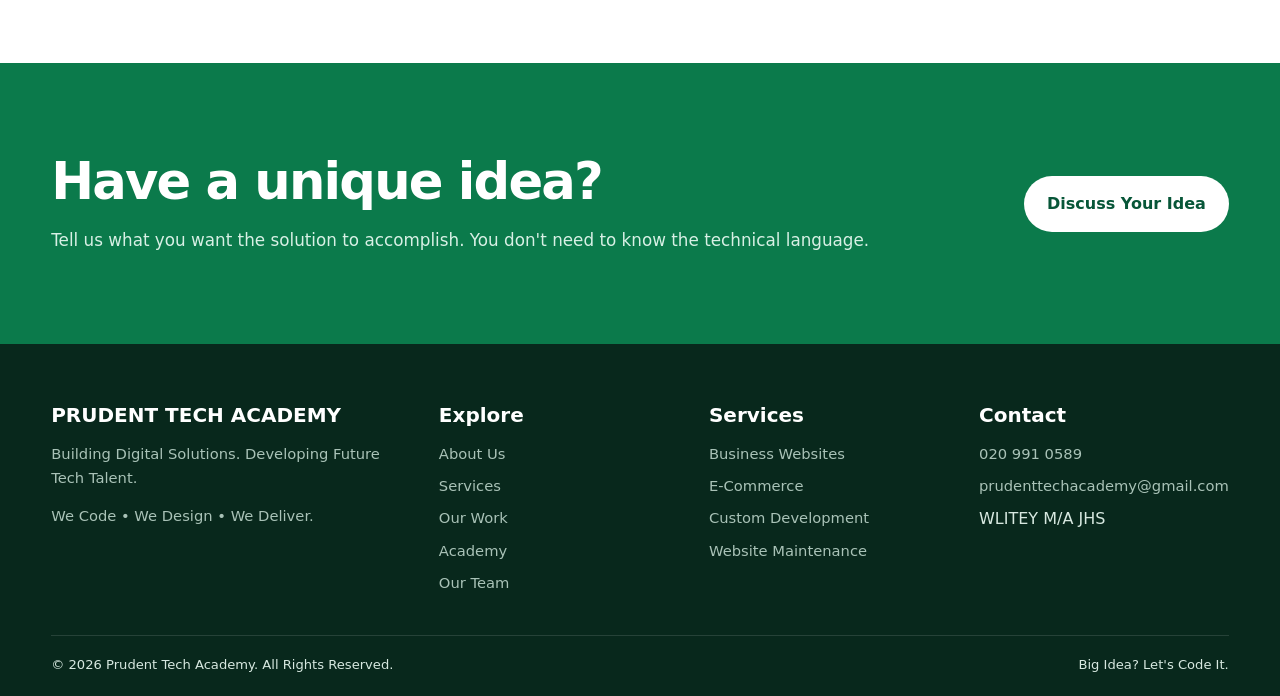
<file: services.html>
<!doctype html>
<html lang="en">
<head>
<meta charset="utf-8"><meta name="viewport" content="width=device-width,initial-scale=1">
<title>Services | Prudent Tech Academy</title>
<meta name="description" content="Explore Prudent Tech Academy website development, e-commerce, custom web, API, database and maintenance services.">
<link rel="stylesheet" href="style.css">
</head>
<body data-page="services">

<header>
 <div class="container nav">
  <a class="brand" href="index.html">
   <img src="assets/logo.png" alt="Prudent Tech Academy logo">
   <div class="brand-text"><span class="brand-name">PRUDENT TECH ACADEMY</span><span class="brand-tag">DIGITAL SOLUTIONS • TECH TALENT</span></div>
  </a>
  <button class="menu-btn" aria-label="Open navigation">☰</button>
  <nav class="nav-links">
   <a data-page="home" href="index.html">Home</a>
   <a data-page="about" href="about.html">About</a>
   <a data-page="services" href="services.html">Services</a>
   <a data-page="work" href="work.html">Our Work</a>
   <a data-page="academy" href="academy.html">Academy</a>
   <a data-page="team" href="team.html">Our Team</a>
   <a data-page="why" href="why-us.html">Why Us</a>
   <a data-page="faq" href="faq.html">FAQ</a>
   <a data-page="contact" class="btn btn-primary nav-cta" href="contact.html">Start a Project</a>
  </nav>
 </div>
</header>


<main>
<section class="page-hero"><div class="container"><div class="eyebrow">Our Services</div><h1>Digital solutions built around your needs.</h1><p>From professional websites to custom applications and ongoing support, we provide flexible technology services designed around real goals.</p></div></section>
<section class="section"><div class="container"><div class="service-grid">
<article class="service-card reveal"><div class="icon">🌐</div><div><h3>Business & Corporate Websites</h3><p>Professional websites for businesses, companies, entrepreneurs, organizations and institutions.</p><div class="tags"><span class="tag">Corporate</span><span class="tag">Portfolio</span><span class="tag">Landing Pages</span></div></div></article>
<article id="ecommerce" class="service-card reveal"><div class="icon">🛒</div><div><h3>E-Commerce Websites</h3><p>Online stores with product catalogues, shopping carts, checkout, order management and payment integration where required.</p><div class="tags"><span class="tag">Products</span><span class="tag">Cart</span><span class="tag">Payments</span></div></div></article>
<article id="custom" class="service-card reveal"><div class="icon">⚙️</div><div><h3>Custom Web Development</h3><p>Custom dashboards, management systems, booking platforms, portals, school systems, inventory tools and interactive applications.</p><div class="tags"><span class="tag">Web Apps</span><span class="tag">Dashboards</span><span class="tag">Systems</span></div></div></article>
<article class="service-card reveal"><div class="icon">📱</div><div><h3>Responsive Web Design</h3><p>Interfaces designed to provide a consistent experience across smartphones, tablets, laptops and desktops.</p><div class="tags"><span class="tag">Mobile</span><span class="tag">Tablet</span><span class="tag">Desktop</span></div></div></article>
<article class="service-card reveal"><div class="icon">🔌</div><div><h3>Backend & API Development</h3><p>Server-side applications, APIs, authentication, application logic, database integration and third-party connections.</p></div></article>
<article class="service-card reveal"><div class="icon">🗄️</div><div><h3>Database Solutions</h3><p>Database structure, data organization, application integration, data retrieval and responsible access to application data.</p></div></article>
<article class="service-card reveal"><div class="icon">🛠️</div><div><h3>Website Maintenance</h3><p>Content updates, bug fixing, security improvements, performance optimization, backups, feature updates and technical support.</p></div></article>
<article class="service-card reveal"><div class="icon">✨</div><div><h3>Website Redesign</h3><p>Modernize an existing website's appearance, navigation, mobile responsiveness, performance, content and functionality.</p></div></article>
<article class="service-card reveal"><div class="icon">📄</div><div><h3>Landing Pages</h3><p>Focused pages for product launches, promotions, events, campaigns, advertising and lead generation.</p></div></article>
<article class="service-card reveal"><div class="icon">👤</div><div><h3>Portfolio & Personal Websites</h3><p>Professional online identities for developers, teachers, designers, photographers, students, freelancers and professionals.</p></div></article>
</div></div></section>
<section class="band section"><div class="container band-inner"><div><h2>Have a unique idea?</h2><p class="lead">Tell us what you want the solution to accomplish. You don't need to know the technical language.</p></div><a class="btn btn-light" href="contact.html">Discuss Your Idea</a></div></section>
</main>


<footer>
 <div class="container">
  <div class="footer-grid">
   <div>
    <h3>PRUDENT TECH ACADEMY</h3>
    <p>Building Digital Solutions. Developing Future Tech Talent.</p>
    <p style="margin-top:14px">We Code • We Design • We Deliver.</p>
   </div>
   
   <div>
    <h3>Explore</h3>
    <div class="footer-links">
        <a href="about.html">About Us</a>
        <a href="services.html">Services</a>
        <a href="work.html">Our Work</a>
        <a href="academy.html">Academy</a>
        <a href="team.html">Our Team</a>
    </div>
   </div>
   <div><h3>Services</h3><div class="footer-links"><a href="services.html">Business Websites</a><a href="services.html#ecommerce">E-Commerce</a><a href="services.html#custom">Custom Development</a><a href="services.html#maintenance">Website Maintenance</a></div></div>
   <div><h3>Contact</h3><div class="footer-links"><a href="tel:0209910589">020 991 0589</a><a href="mailto:prudenttechacademy@gmail.com">prudenttechacademy@gmail.com</a><span>WLITEY M/A JHS</span></div></div>

  </div>
  <div class="footer-bottom"><span>© <span class="year"></span> Prudent Tech Academy. All Rights Reserved.</span><span>Big Idea? Let's Code It.</span></div>
 </div>
</footer>

<script src="script.js"></script>
</body></html>
</file>
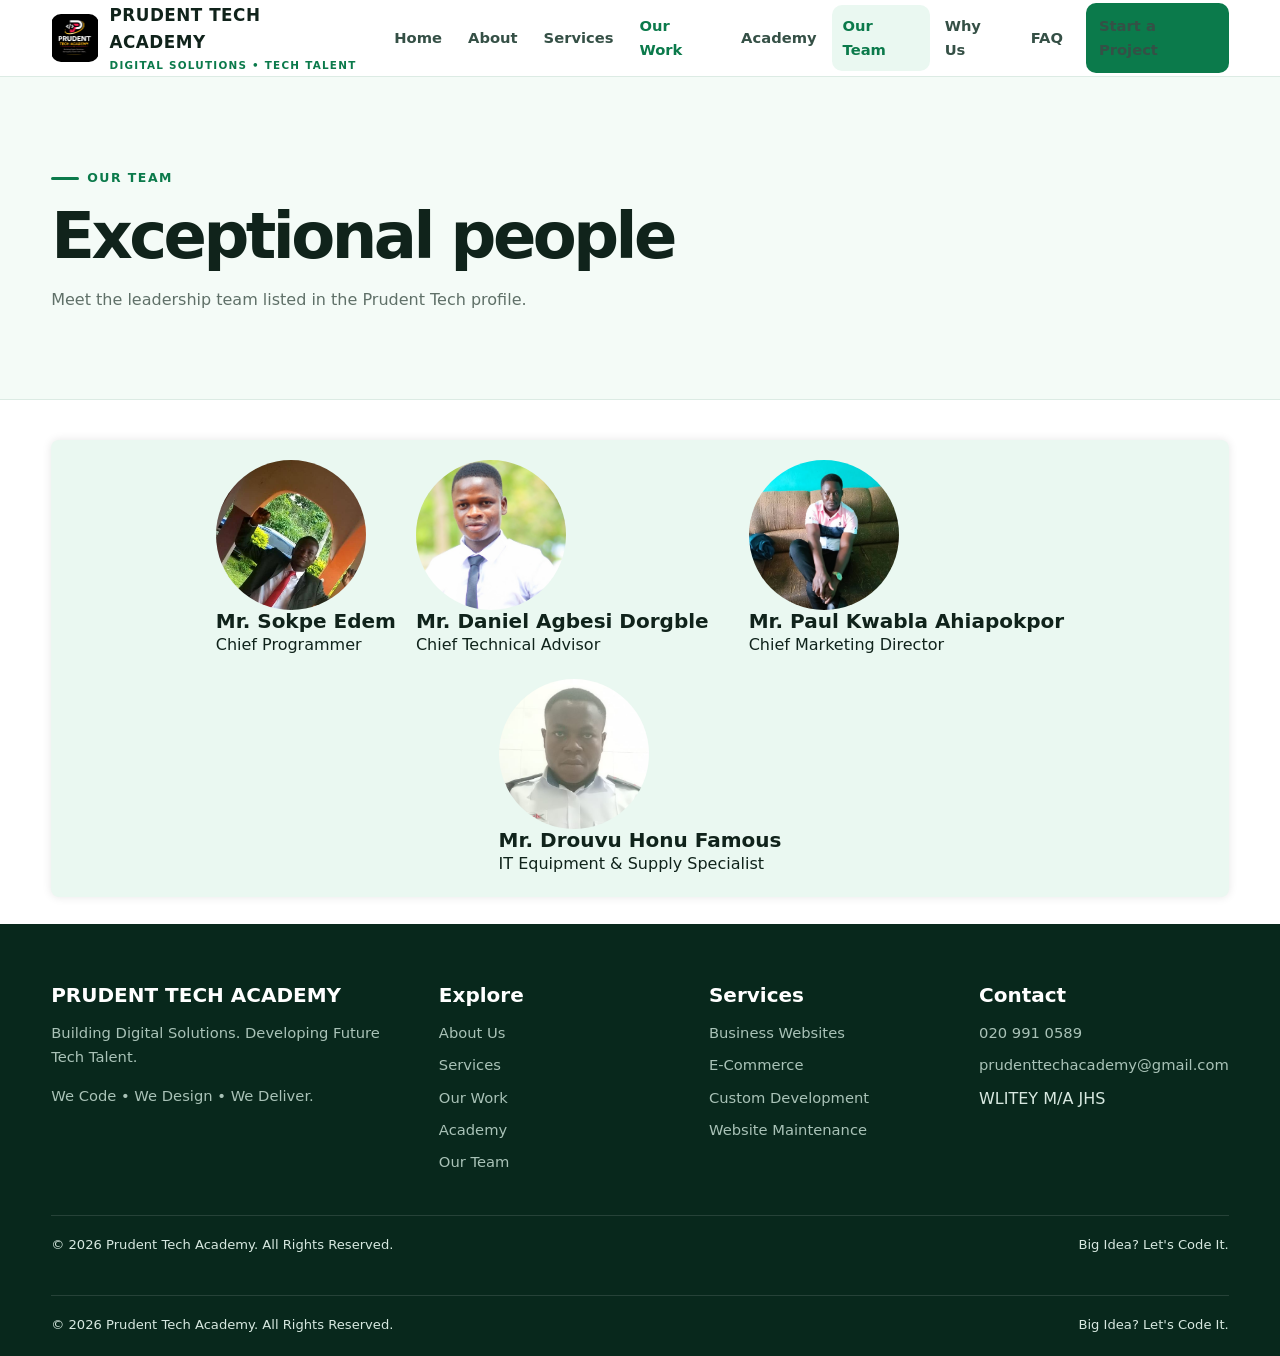
<file: team.html>
<!doctype html>
<html>
    <head><meta charset="utf-8">
        <meta name="viewport" content="width=device-width,initial-scale=1">
    <title>Our Work | Prudent Tech Academy</title>
<meta name="description" content="Explore the Prudent Tech Academy portfolio and digital project showcase.">
<link rel="stylesheet" href="style.css">
</head>
<body data-page="work">

<header>
 <div class="container nav">
  <a class="brand" href="index.html">
   <img src="assets/logo.png" alt="Prudent Tech Academy logo">
   <div class="brand-text"><span class="brand-name">PRUDENT TECH ACADEMY</span><span class="brand-tag">DIGITAL SOLUTIONS • TECH TALENT</span></div>
  </a>
  <button class="menu-btn" aria-label="Open navigation">☰</button>
  <nav class="nav-links">
   <a data-page="home" href="index.html">Home</a>
   <a data-page="about" href="about.html">About</a>
   <a data-page="services" href="services.html">Services</a>
   <a style="color:var(--green); background-color:white;" data-page="work" href="work.html">Our Work</a>
   <a data-page="academy" href="academy.html">Academy</a>
   <a style="color:var(--green);background:var(--green-light)" data-page="team" href="team.html">Our Team</a>
   <a data-page="why" href="why-us.html">Why Us</a>
   <a data-page="faq" href="faq.html">FAQ</a>
   <a data-page="contact" class="btn btn-primary nav-cta" href="contact.html">Start a Project</a>
  </nav>
 </div>
</header>


<main>
    <section class="page-hero">
        <div class="container">
            <div class="eyebrow">OUR TEAM</div>
            <h1>Exceptional people</h1>
            <p>Meet the leadership team listed in the Prudent Tech profile.</p>
        </div>
    </section>

    <section>
        <div class="container">
            <div class="team">
                <div class="person">
                    <div class="image">
                    <img src="assets/chief.jpg" alt="Programmer and Chief Executive Officer" style="width:150px; height:150px; object-fit:cover;border-radius:50%">
                    </div>
                    <h3 style="text-align: center;">Mr. Sokpe Edem</h3>
                    <span style="text-align: center;">Chief Programmer</span>
                </div>
                <div class="person">
                    <div class="image">
                        <img src="assets/advisor.jpg" alt="Technical Advisor" style="width: 150px; height: 150px; object-fit:cover;border-radius:50%">
                    </div>
                    <h3 style="text-align: center;">Mr. Daniel Agbesi Dorgble</h3>
                    <span>Chief Technical Advisor</span>
                </div>
                <br>
                
                <div class="person">
                    <div class="image">
                   <img src="assets/market.jpg.jpg" alt="Marketing Director" style="width: 150px; height: 150px; object-fit: cover; border-radius: 50%">
                    </div>
                    <h3 style="text-align: center;">Mr. Paul Kwabla Ahiapokpor</h3>
                    <span style="text-align: center;">Chief Marketing Director</span>
                </div>
                <div class="person">
                    <div class="image">
                         <img src="assets/equipment.jpg.jpg" alt="IT Equipment & Supply Specialist" style="width: 150px; height: 150px; object-fit:cover;border-radius:50%">
                    </div> 
                    <h3 style="text-align: center;">Mr. Drouvu Honu Famous</h3>
                    <span style="text-align: center;">IT Equipment & Supply Specialist</span>
                </div>
                
            </div>
        </div>
        <br>

    </section>

</main>

<footer>
 <div class="container">
  <div class="footer-grid">
   <div>
    <h3>PRUDENT TECH ACADEMY</h3>
    <p>Building Digital Solutions. Developing Future Tech Talent.</p>
    <p style="margin-top:14px">We Code • We Design • We Deliver.</p>
   </div>
   <div>
    <h3>Explore</h3>
    <div class="footer-links">
        <a href="about.html">About Us</a>
        <a href="services.html">Services</a>
        <a href="work.html">Our Work</a>
        <a href="academy.html">Academy</a>
        <a href="team.html">Our Team</a>
    </div>
   </div>

   <div>
    <h3>Services</h3>
    <div class="footer-links">
        <a href="services.html">Business Websites</a>
        <a href="services.html#ecommerce">E-Commerce</a>
        <a href="services.html#custom">Custom Development</a>
        <a href="services.html#maintenance">Website Maintenance</a>
    </div>
   </div>

   <div>
    <h3>Contact</h3>
    <div class="footer-links">
        <a href="tel:0209910589">020 991 0589</a>
        <a href="mailto:prudenttechacademy@gmail.com">prudenttechacademy@gmail.com</a>
        <span>WLITEY M/A JHS</span>
    </div>
   </div>
  </div>

  <div class="footer-bottom">
    <span>© <span class="year"></span> Prudent Tech Academy. All Rights Reserved.</span>
    <span>Big Idea? Let's Code It.</span>
  </div>
  <div class="footer-bottom">
    <span>© <span class="year"></span> Prudent Tech Academy. All Rights Reserved.</span>
    <span>Big Idea? Let's Code It.</span>
</div>
 </div>
</footer>

<script src="script.js"></script>
</body>
</html>
</file>
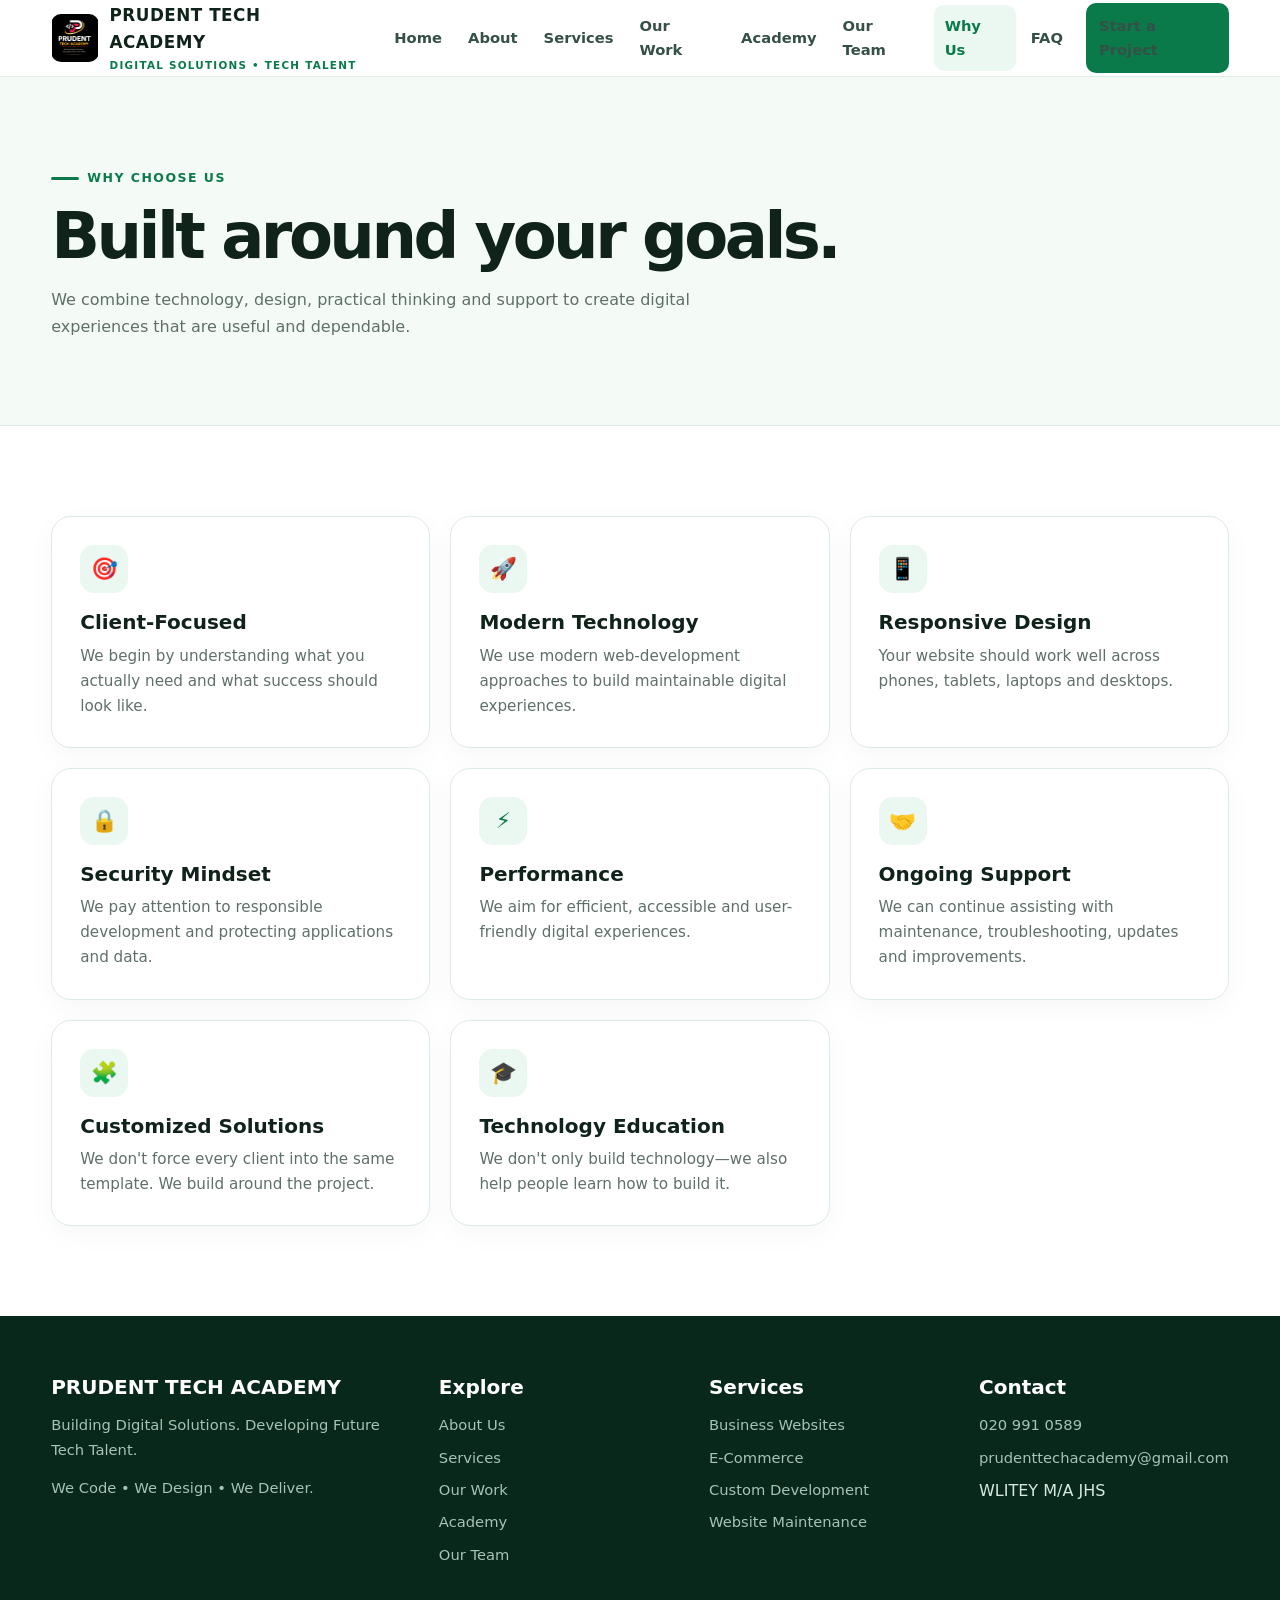
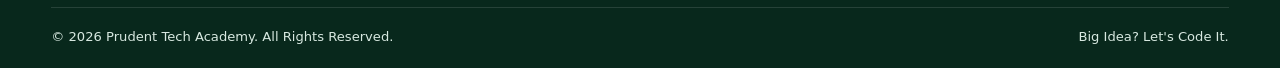
<file: why-us.html>
<!doctype html>
<html lang="en">
<head>
<meta charset="utf-8"><meta name="viewport" content="width=device-width,initial-scale=1">
<title>Why Choose Us | Prudent Tech Academy</title>
<meta name="description" content="Discover why businesses and organizations can choose Prudent Tech Academy for digital solutions.">
<link rel="stylesheet" href="style.css">
</head>
<body data-page="why">

<header>
 <div class="container nav">
  <a class="brand" href="index.html">
   <img src="assets/logo.png" alt="Prudent Tech Academy logo">
   <div class="brand-text"><span class="brand-name">PRUDENT TECH ACADEMY</span><span class="brand-tag">DIGITAL SOLUTIONS • TECH TALENT</span></div>
  </a>
  <button class="menu-btn" aria-label="Open navigation">☰</button>
  <nav class="nav-links">
   <a data-page="home" href="index.html">Home</a>
   <a data-page="about" href="about.html">About</a>
   <a data-page="services" href="services.html">Services</a>
   <a data-page="work" href="work.html">Our Work</a>
   <a data-page="academy" href="academy.html">Academy</a>
    <a data-page="team" href="team.html">Our Team</a>
   <a data-page="why" href="why-us.html">Why Us</a>
   <a data-page="faq" href="faq.html">FAQ</a>
   <a data-page="contact" class="btn btn-primary nav-cta" href="contact.html">Start a Project</a>
  </nav>
 </div>
</header>


<main>
<section class="page-hero"><div class="container"><div class="eyebrow">Why Choose Us</div><h1>Built around your goals.</h1><p>We combine technology, design, practical thinking and support to create digital experiences that are useful and dependable.</p></div></section>
<section class="section"><div class="container"><div class="cards">
<article class="card reveal"><div class="icon">🎯</div><h3>Client-Focused</h3><p>We begin by understanding what you actually need and what success should look like.</p></article>
<article class="card reveal"><div class="icon">🚀</div><h3>Modern Technology</h3><p>We use modern web-development approaches to build maintainable digital experiences.</p></article>
<article class="card reveal"><div class="icon">📱</div><h3>Responsive Design</h3><p>Your website should work well across phones, tablets, laptops and desktops.</p></article>
<article class="card reveal"><div class="icon">🔒</div><h3>Security Mindset</h3><p>We pay attention to responsible development and protecting applications and data.</p></article>
<article class="card reveal"><div class="icon">⚡</div><h3>Performance</h3><p>We aim for efficient, accessible and user-friendly digital experiences.</p></article>
<article class="card reveal"><div class="icon">🤝</div><h3>Ongoing Support</h3><p>We can continue assisting with maintenance, troubleshooting, updates and improvements.</p></article>
<article class="card reveal"><div class="icon">🧩</div><h3>Customized Solutions</h3><p>We don't force every client into the same template. We build around the project.</p></article>
<article class="card reveal"><div class="icon">🎓</div><h3>Technology Education</h3><p>We don't only build technology—we also help people learn how to build it.</p></article>
</div></div></section>
</main>


<footer>
 <div class="container">
  <div class="footer-grid">
   <div>
    <h3>PRUDENT TECH ACADEMY</h3>
    <p>Building Digital Solutions. Developing Future Tech Talent.</p>
    <p style="margin-top:14px">We Code • We Design • We Deliver.</p>
   </div>

   <div>
    <h3>Explore</h3>
    <div class="footer-links">
        <a href="about.html">About Us</a>
        <a href="services.html">Services</a>
        <a href="work.html">Our Work</a>
        <a href="academy.html">Academy</a>
        <a href="team.html">Our Team</a>
    </div>
   </div>
   <div><h3>Services</h3><div class="footer-links"><a href="services.html">Business Websites</a><a href="services.html#ecommerce">E-Commerce</a><a href="services.html#custom">Custom Development</a><a href="services.html#maintenance">Website Maintenance</a></div></div>
   <div><h3>Contact</h3><div class="footer-links"><a href="tel:0209910589">020 991 0589</a><a href="mailto:prudenttechacademy@gmail.com">prudenttechacademy@gmail.com</a><span>WLITEY M/A JHS</span></div></div>
  </div>
  <div class="footer-bottom"><span>© <span class="year"></span> Prudent Tech Academy. All Rights Reserved.</span><span>Big Idea? Let's Code It.</span></div>
 </div>
</footer>

<script src="script.js"></script>
</body></html>
</file>
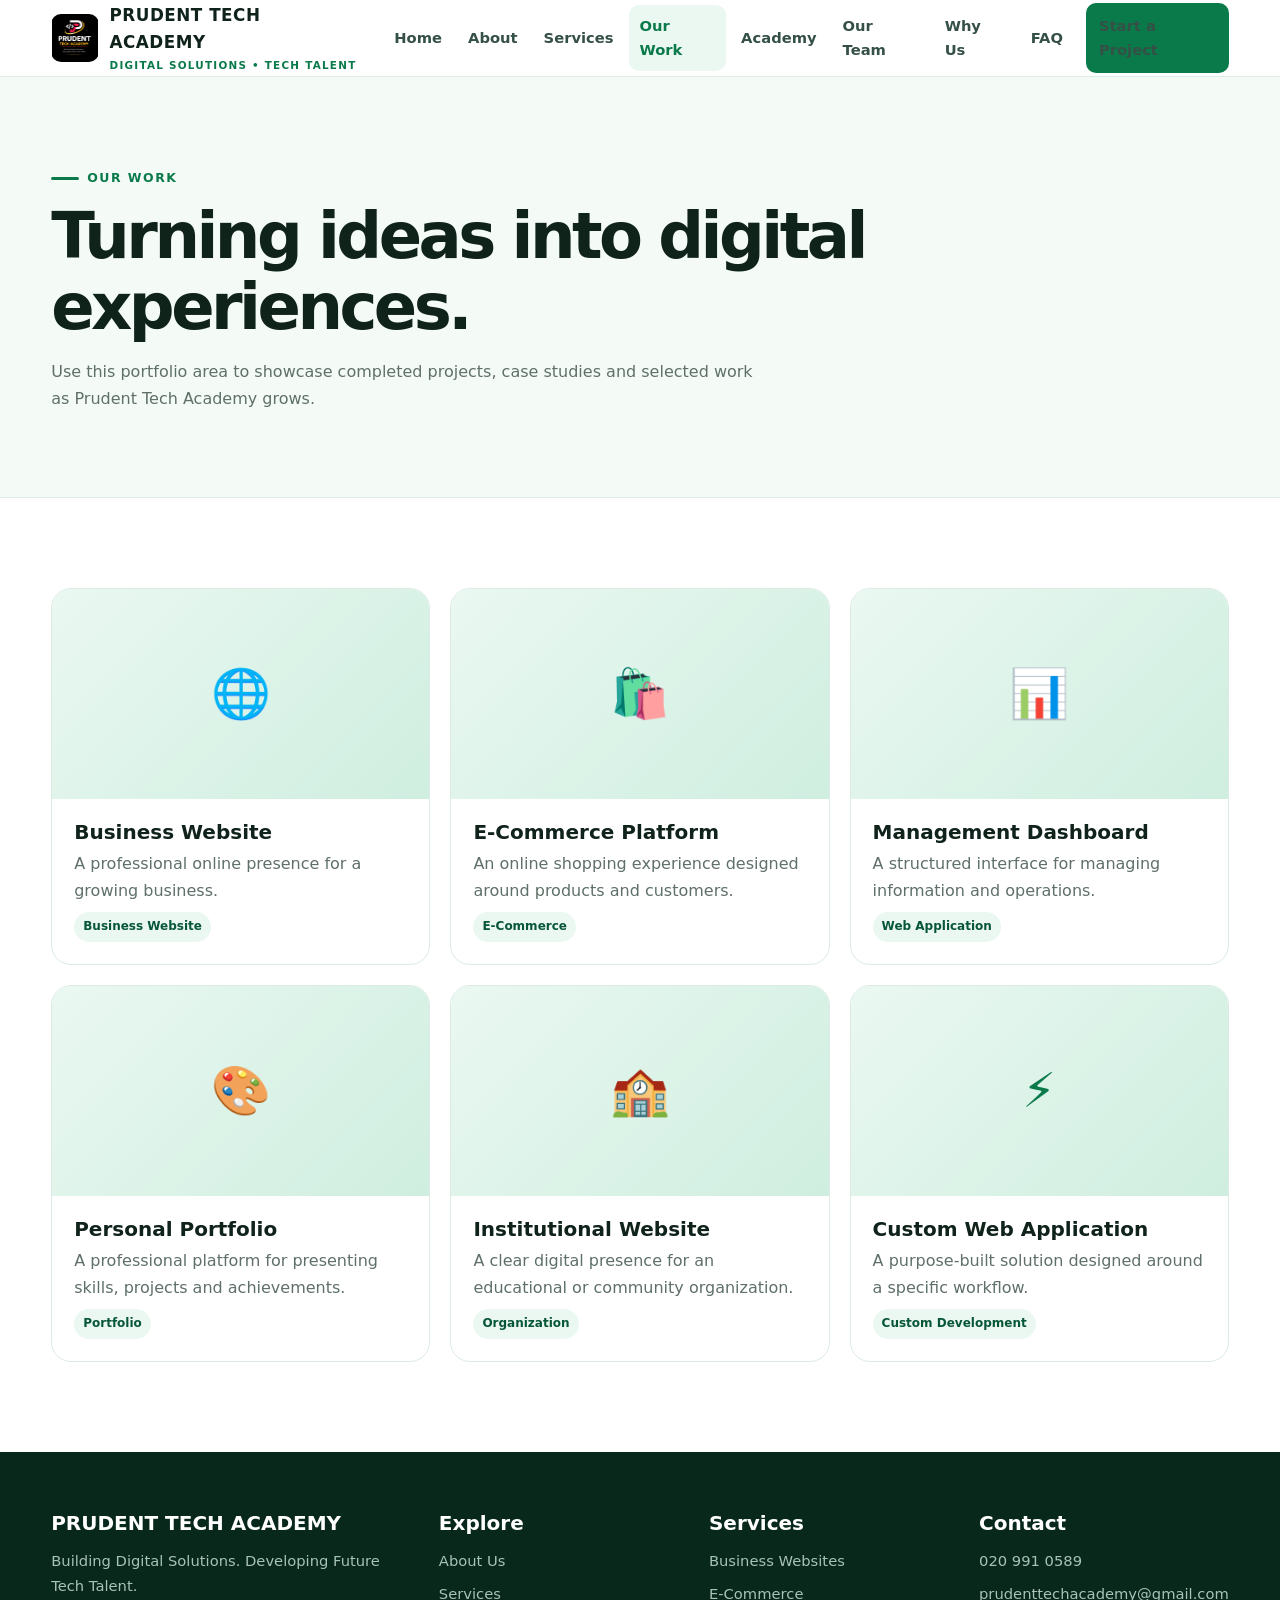
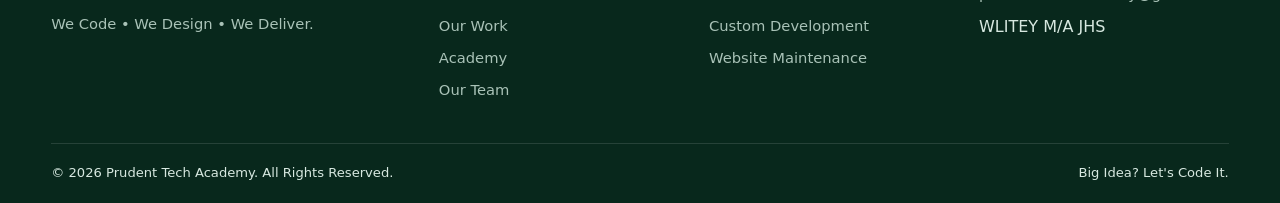
<file: work.html>
<!doctype html>
<html lang="en">
<head>
<meta charset="utf-8"><meta name="viewport" content="width=device-width,initial-scale=1">
<title>Our Work | Prudent Tech Academy</title>
<meta name="description" content="Explore the Prudent Tech Academy portfolio and digital project showcase.">
<link rel="stylesheet" href="style.css">
</head>
<body data-page="work">

<header>
 <div class="container nav">
  <a class="brand" href="index.html">
   <img src="assets/logo.png" alt="Prudent Tech Academy logo">
   <div class="brand-text"><span class="brand-name">PRUDENT TECH ACADEMY</span><span class="brand-tag">DIGITAL SOLUTIONS • TECH TALENT</span></div>
  </a>
  <button class="menu-btn" aria-label="Open navigation">☰</button>
  <nav class="nav-links">
   <a data-page="home" href="index.html">Home</a>
   <a data-page="about" href="about.html">About</a>
   <a data-page="services" href="services.html">Services</a>
   <a data-page="work" href="work.html">Our Work</a>
   <a data-page="academy" href="academy.html">Academy</a>
    <a data-page="team" href="team.html">Our Team</a>
   <a data-page="why" href="why-us.html">Why Us</a>
   <a data-page="faq" href="faq.html">FAQ</a>
   <a data-page="contact" class="btn btn-primary nav-cta" href="contact.html">Start a Project</a>
  </nav>
 </div>
</header>


<main>
<section class="page-hero"><div class="container"><div class="eyebrow">Our Work</div><h1>Turning ideas into digital experiences.</h1><p>Use this portfolio area to showcase completed projects, case studies and selected work as Prudent Tech Academy grows.</p></div></section>
<section class="section"><div class="container"><div class="portfolio">
<article class="project reveal"><div class="project-visual">🌐</div><div class="project-body"><h3>Business Website</h3><p>A professional online presence for a growing business.</p><span class="tag">Business Website</span></div></article>
<article class="project reveal"><div class="project-visual">🛍️</div><div class="project-body"><h3>E-Commerce Platform</h3><p>An online shopping experience designed around products and customers.</p><span class="tag">E-Commerce</span></div></article>
<article class="project reveal"><div class="project-visual">📊</div><div class="project-body"><h3>Management Dashboard</h3><p>A structured interface for managing information and operations.</p><span class="tag">Web Application</span></div></article>
<article class="project reveal"><div class="project-visual">🎨</div><div class="project-body"><h3>Personal Portfolio</h3><p>A professional platform for presenting skills, projects and achievements.</p><span class="tag">Portfolio</span></div></article>
<article class="project reveal"><div class="project-visual">🏫</div><div class="project-body"><h3>Institutional Website</h3><p>A clear digital presence for an educational or community organization.</p><span class="tag">Organization</span></div></article>
<article class="project reveal"><div class="project-visual">⚡</div><div class="project-body"><h3>Custom Web Application</h3><p>A purpose-built solution designed around a specific workflow.</p><span class="tag">Custom Development</span></div></article>
</div></section>
</main>


<footer>
 <div class="container">
  <div class="footer-grid">
   <div>
    <h3>PRUDENT TECH ACADEMY</h3>
    <p>Building Digital Solutions. Developing Future Tech Talent.</p>
    <p style="margin-top:14px">We Code • We Design • We Deliver.</p>
   </div>

   <div>
    <h3>Explore</h3>
    <div class="footer-links">
        <a href="about.html">About Us</a>
        <a href="services.html">Services</a>
        <a href="work.html">Our Work</a>
        <a href="academy.html">Academy</a>
        <a href="team.html">Our Team</a>
    </div>
   </div>
   <div><h3>Services</h3><div class="footer-links"><a href="services.html">Business Websites</a><a href="services.html#ecommerce">E-Commerce</a><a href="services.html#custom">Custom Development</a><a href="services.html#maintenance">Website Maintenance</a></div></div>
   <div><h3>Contact</h3><div class="footer-links"><a href="tel:0209910589">020 991 0589</a><a href="mailto:prudenttechacademy@gmail.com">prudenttechacademy@gmail.com</a><span>WLITEY M/A JHS</span></div></div>
  </div>
  <div class="footer-bottom"><span>© <span class="year"></span> Prudent Tech Academy. All Rights Reserved.</span><span>Big Idea? Let's Code It.</span></div>
 </div>
</footer>

<script src="script.js"></script>
</body></html>
</file>
<file: style.css>
:root{
  --green:#0b7a4b;
  --green-dark:#075638;
  --green-light:#eaf8f1;
  --green-pale:#f4fbf7;
  --white:#ffffff;
  --ink:#10231b;
  --muted:#5f7068;
  --line:#dcebe4;
  --shadow:0 18px 45px rgba(7,86,56,.10);
  --radius:20px;
  --max:1180px;
}
*{box-sizing:border-box;margin:0;padding:0}
html{scroll-behavior:smooth}
body{font-family:Inter,system-ui,-apple-system,BlinkMacSystemFont,"Segoe UI",sans-serif;color:var(--ink);background:#fff;line-height:1.65}
a{text-decoration:none;color:inherit}
img{max-width:100%;display:block}
.container{width:min(var(--max),92%);margin:auto}
.section{padding:90px 0}
.section-head{max-width:760px;margin:0 auto 48px;text-align:center}
.eyebrow{display:inline-flex;align-items:center;gap:8px;color:var(--green);font-weight:800;text-transform:uppercase;letter-spacing:.12em;font-size:.78rem;margin-bottom:12px}
.eyebrow:before{content:"";width:28px;height:3px;background:var(--green);border-radius:20px}
h1,h2,h3{line-height:1.12}
h1{font-size:clamp(2.5rem,6vw,5rem);letter-spacing:-.055em}
h2{font-size:clamp(2rem,4vw,3.2rem);letter-spacing:-.035em}
h3{font-size:1.25rem}
.section-head p,.lead{color:var(--muted);font-size:1.05rem;margin-top:16px}
.btn{display:inline-flex;align-items:center;justify-content:center;gap:10px;padding:13px 21px;border-radius:999px;font-weight:800;border:2px solid transparent;transition:.25s;cursor:pointer}
.btn-primary{background:var(--green);color:white}
.btn-primary:hover{background:var(--green-dark);transform:translateY(-2px)}
.btn-outline{border-color:var(--green);color:var(--green);background:#fff}
.btn-outline:hover{background:var(--green-light)}
.btn-light{background:#fff;color:var(--green-dark)}
.btn-light:hover{transform:translateY(-2px)}
header{position:sticky;top:0;z-index:1000;background:rgba(255,255,255,.94);backdrop-filter:blur(14px);border-bottom:1px solid var(--line)}
.nav{height:76px;display:flex;align-items:center;justify-content:space-between;gap:24px}
.brand{display:flex;align-items:center;gap:11px;font-weight:900}
.brand img{width:48px;height:48px;object-fit:contain;border-radius:10px}
.brand-text span{display:block}
.brand-name{font-size:1.05rem;letter-spacing:.03em}
.brand-tag{font-size:.65rem;color:var(--green);font-weight:800;letter-spacing:.12em}
.nav-links{display:flex;align-items:center;gap:4px}
.nav-links a{padding:9px 11px;font-size:.92rem;font-weight:700;color:#355046;border-radius:10px}
.nav-links a:hover,.nav-links a.active{color:var(--green);background:var(--green-light)}
.nav-cta{margin-left:8px}
.menu-btn{display:none;border:0;background:var(--green-light);color:var(--green);font-size:1.35rem;border-radius:10px;padding:8px 11px}
.hero{background:linear-gradient(135deg,#f7fcf9 0%,#eaf8f1 100%);overflow:hidden;position:relative}
.hero:after{content:"";position:absolute;width:430px;height:430px;border-radius:50%;background:rgba(11,122,75,.08);right:-170px;top:-160px}
.hero-grid{min-height:680px;display:grid;grid-template-columns:1.05fr .95fr;align-items:center;gap:60px;position:relative;z-index:1}
.hero h1 span{color:var(--green)}

.team{display:flex; flex-direction:row; gap:20px; margin-top:40px; justify-content:center; flex-wrap:wrap; padding: 20px; background-color: var(--green-light); border-radius: 8px; box-shadow: 0 0 10px rgba(0,0,0,.1);}

.hero-copy .lead{max-width:650px;font-size:1.16rem}
.hero-actions{display:flex;gap:12px;flex-wrap:wrap;margin:30px 0}
.hero-points{display:flex;flex-wrap:wrap;gap:10px;color:#416156;font-weight:700;font-size:.88rem}
.hero-points span{background:#fff;border:1px solid var(--line);padding:8px 12px;border-radius:999px}
.hero-card{background:#fff;border:1px solid var(--line);border-radius:28px;padding:20px;box-shadow:var(--shadow);transform:rotate(1.2deg)}
.hero-card img{width:100%;aspect-ratio:4/5;object-fit:cover;object-position:top;border-radius:18px}
.stats{margin-top:-42px;position:relative;z-index:5}
.stats-grid{background:#fff;border:1px solid var(--line);border-radius:22px;box-shadow:var(--shadow);display:grid;grid-template-columns:repeat(4,1fr);overflow:hidden}
.stat{padding:28px;text-align:center;border-right:1px solid var(--line)}
.stat:last-child{border-right:0}
.stat strong{display:block;color:var(--green);font-size:1.5rem}
.stat span{color:var(--muted);font-size:.9rem}
.cards{display:grid;grid-template-columns:repeat(3,1fr);gap:20px}
.card{background:#fff;border:1px solid var(--line);border-radius:var(--radius);padding:28px;box-shadow:0 8px 28px rgba(0,0,0,.035);transition:.25s}
.card:hover{transform:translateY(-5px);box-shadow:var(--shadow)}
.icon{width:48px;height:48px;border-radius:14px;background:var(--green-light);color:var(--green);display:grid;place-items:center;font-size:1.35rem;margin-bottom:18px}
.card p{color:var(--muted);margin-top:10px;font-size:.95rem}
.feature{background:var(--green-pale)}
.split{display:grid;grid-template-columns:1fr 1fr;gap:55px;align-items:center}
.split img{border-radius:24px;border:1px solid var(--line);box-shadow:var(--shadow)}
.checks{display:grid;gap:12px;margin:24px 0}
.check{display:flex;gap:12px;align-items:flex-start}
.check b{color:var(--green)}
.process{counter-reset:step}
.process .card{position:relative;padding-top:56px}
.process .card:before{counter-increment:step;content:"0" counter(step);position:absolute;top:20px;right:22px;font-weight:900;color:var(--green);font-size:.85rem}
.band{background:var(--green);color:#fff}
.band .lead{color:#d8f0e5}
.band-inner{display:flex;justify-content:space-between;align-items:center;gap:30px}
.service-grid{display:grid;grid-template-columns:repeat(2,1fr);gap:20px}
.service-card{display:grid;grid-template-columns:auto 1fr;gap:18px;padding:26px;border:1px solid var(--line);border-radius:18px}
.service-card p{color:var(--muted);margin-top:8px}
.tags{display:flex;flex-wrap:wrap;gap:7px;margin-top:14px}
.tag{font-size:.75rem;font-weight:700;background:var(--green-light);color:var(--green-dark);padding:5px 9px;border-radius:999px}
.portfolio{display:grid;grid-template-columns:repeat(3,1fr);gap:20px}
.project{overflow:hidden;border:1px solid var(--line);border-radius:20px;background:#fff}
.project-visual{height:210px;background:linear-gradient(135deg,#eaf8f1,#cfeee0);display:grid;place-items:center;color:var(--green);font-size:3rem}
.project-body{padding:22px}
.project-body p{color:var(--muted);margin:8px 0}
.project-body .tag{display:inline-block}
.timeline{display:grid;gap:14px}
.timeline-item{display:grid;grid-template-columns:70px 1fr;gap:18px;padding:20px;border:1px solid var(--line);border-radius:16px}
.timeline-num{color:var(--green);font-weight:900}
.faq{max-width:850px;margin:auto;display:grid;gap:12px}
.faq-item{border:1px solid var(--line);border-radius:14px;overflow:hidden}
.faq-question{width:100%;padding:19px 20px;border:0;background:#fff;text-align:left;font-weight:800;font-size:1rem;display:flex;justify-content:space-between;cursor:pointer;color:var(--ink)}
.faq-answer{max-height:0;overflow:hidden;transition:max-height .3s ease;padding:0 20px;color:var(--muted)}
.faq-item.open .faq-answer{max-height:220px;padding:0 20px 20px}
.contact-grid{display:grid;grid-template-columns:.8fr 1.2fr;gap:28px}
.contact-info{display:grid;gap:14px}
.contact-box{display:flex;gap:15px;padding:20px;border:1px solid var(--line);border-radius:16px}
.contact-box .icon{margin:0;flex:0 0 48px}
.form{border:1px solid var(--line);padding:28px;border-radius:22px;box-shadow:var(--shadow)}
.form-grid{display:grid;grid-template-columns:1fr 1fr;gap:15px}
.field{display:grid;gap:7px;margin-bottom:15px}
.field.full{grid-column:1/-1}
label{font-size:.85rem;font-weight:800}
input,select,textarea{width:100%;border:1px solid #cfe0d8;border-radius:11px;padding:12px 13px;font:inherit;outline:none;background:#fff}
input:focus,select:focus,textarea:focus{border-color:var(--green);box-shadow:0 0 0 3px rgba(11,122,75,.1)}
textarea{min-height:150px;resize:vertical}
footer{background:#08281c;color:#d7e8e0;padding:60px 0 20px}
.footer-grid{display:grid;grid-template-columns:1.5fr 1fr 1fr 1fr;gap:35px}
footer h3{color:#fff;margin-bottom:15px}
footer p,footer a{color:#a9c2b7;font-size:.92rem}
footer a:hover{color:#fff}
.footer-links{display:grid;gap:8px}
.footer-bottom{border-top:1px solid rgba(255,255,255,.12);margin-top:40px;padding-top:18px;display:flex;justify-content:space-between;gap:15px;font-size:.82rem}
.page-hero{padding:85px 0;background:var(--green-pale);border-bottom:1px solid var(--line)}
.page-hero h1{font-size:clamp(2.5rem,5vw,4rem)}
.page-hero p{max-width:720px;color:var(--muted);margin-top:15px}
.notice{padding:18px 20px;background:#fff8e6;border:1px solid #f2dfab;border-radius:14px;color:#705814;margin-top:20px}
.reveal{opacity:0;transform:translateY(20px);transition:.7s}
.reveal.visible{opacity:1;transform:none}
@media(max-width:1000px){
  .nav-links{position:absolute;top:76px;left:0;right:0;background:#fff;border-bottom:1px solid var(--line);display:none;flex-direction:column;align-items:stretch;padding:14px 4%;box-shadow:0 15px 30px rgba(0,0,0,.06)}
  .nav-links.show{display:flex}.nav-links a{padding:12px}.nav-cta{margin:5px 0}
  .menu-btn{display:block}
  .hero-grid,.split,.contact-grid{grid-template-columns:1fr}
  .hero-grid{padding:70px 0}.hero-card{max-width:580px;margin:auto}
  .cards,.portfolio{grid-template-columns:repeat(2,1fr)}
  .footer-grid{grid-template-columns:repeat(2,1fr)}
}
@media(max-width:650px){
  .section{padding:65px 0}.stats-grid{grid-template-columns:repeat(2,1fr)}.stat:nth-child(2){border-right:0}.stat{border-bottom:1px solid var(--line)}
  .cards,.service-grid,.portfolio,.form-grid,.footer-grid{grid-template-columns:1fr}
  .band-inner,.footer-bottom{flex-direction:column;align-items:flex-start}
  h1{font-size:2.65rem}.hero-grid{min-height:auto}.hero-card{transform:none}
  .continer{flex-direction:column;align-items:center}.team img{width:100%;max-width:300px}
}
</file>
